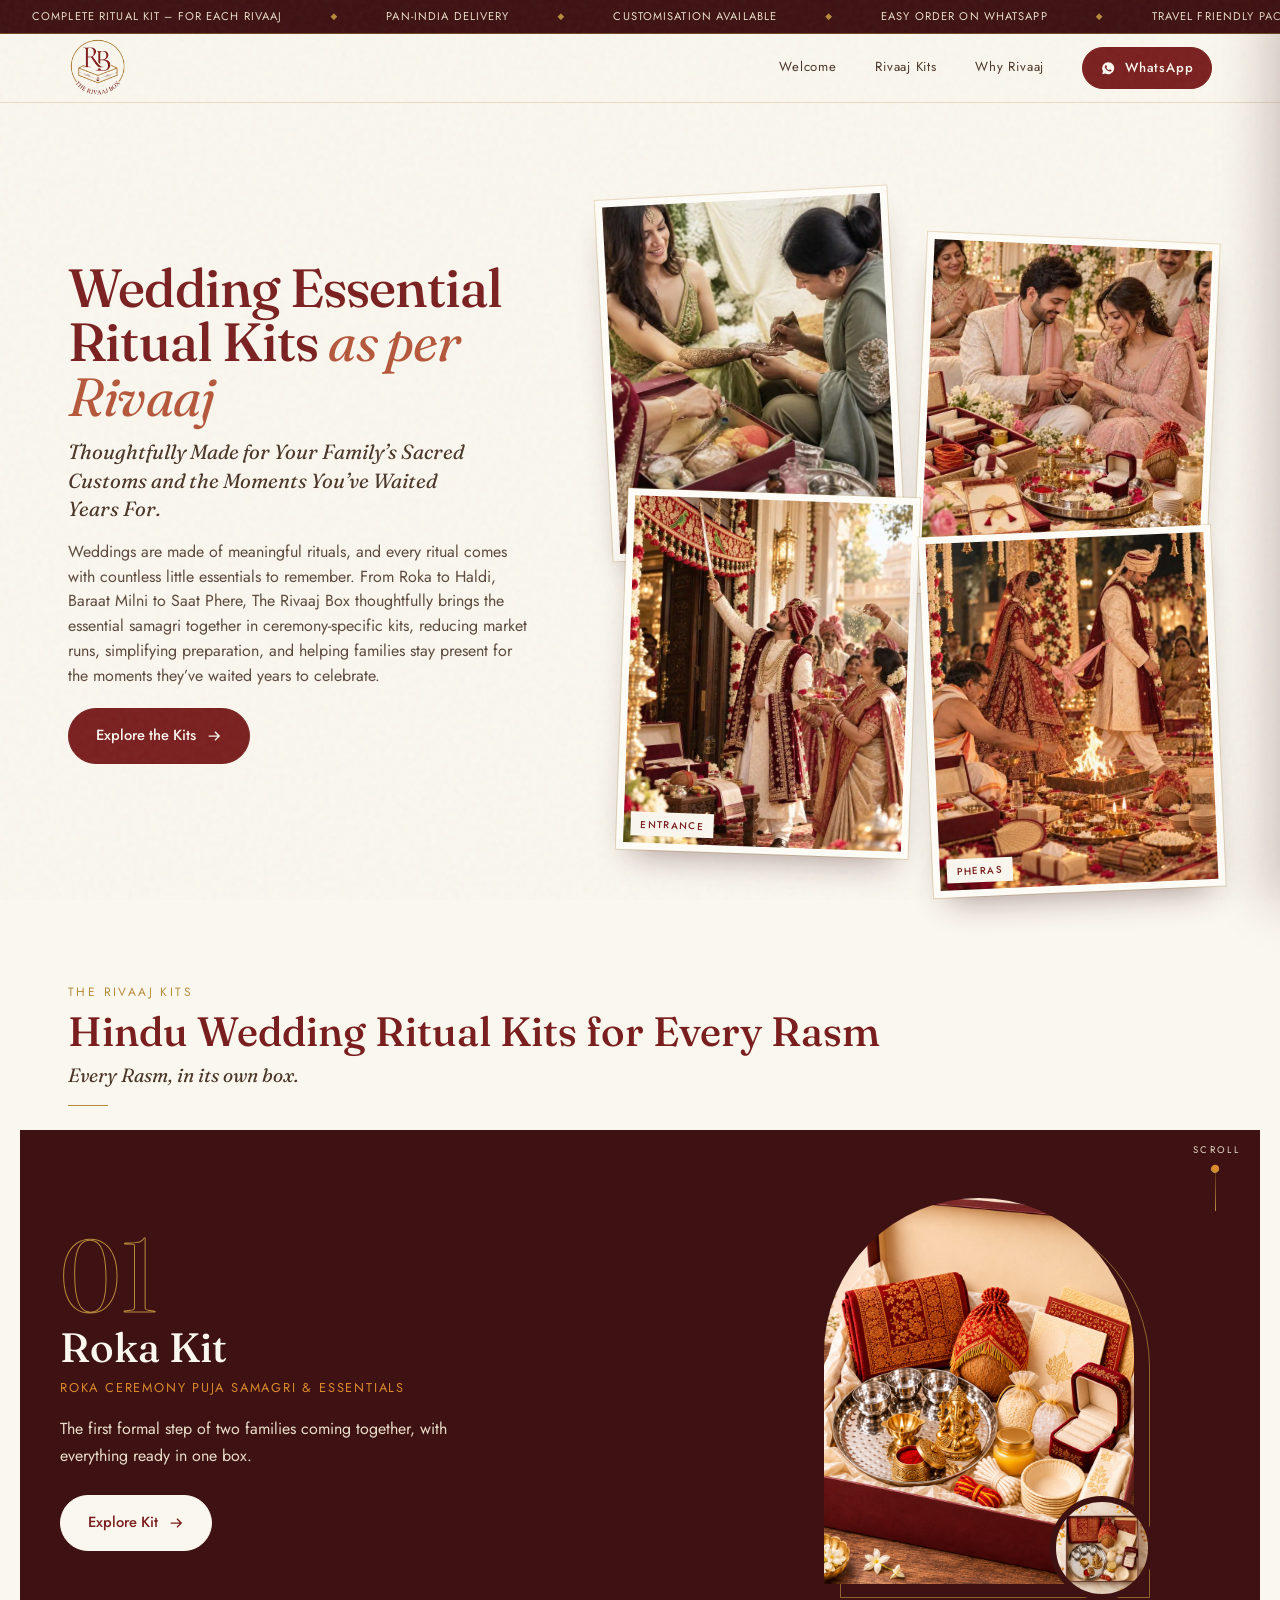
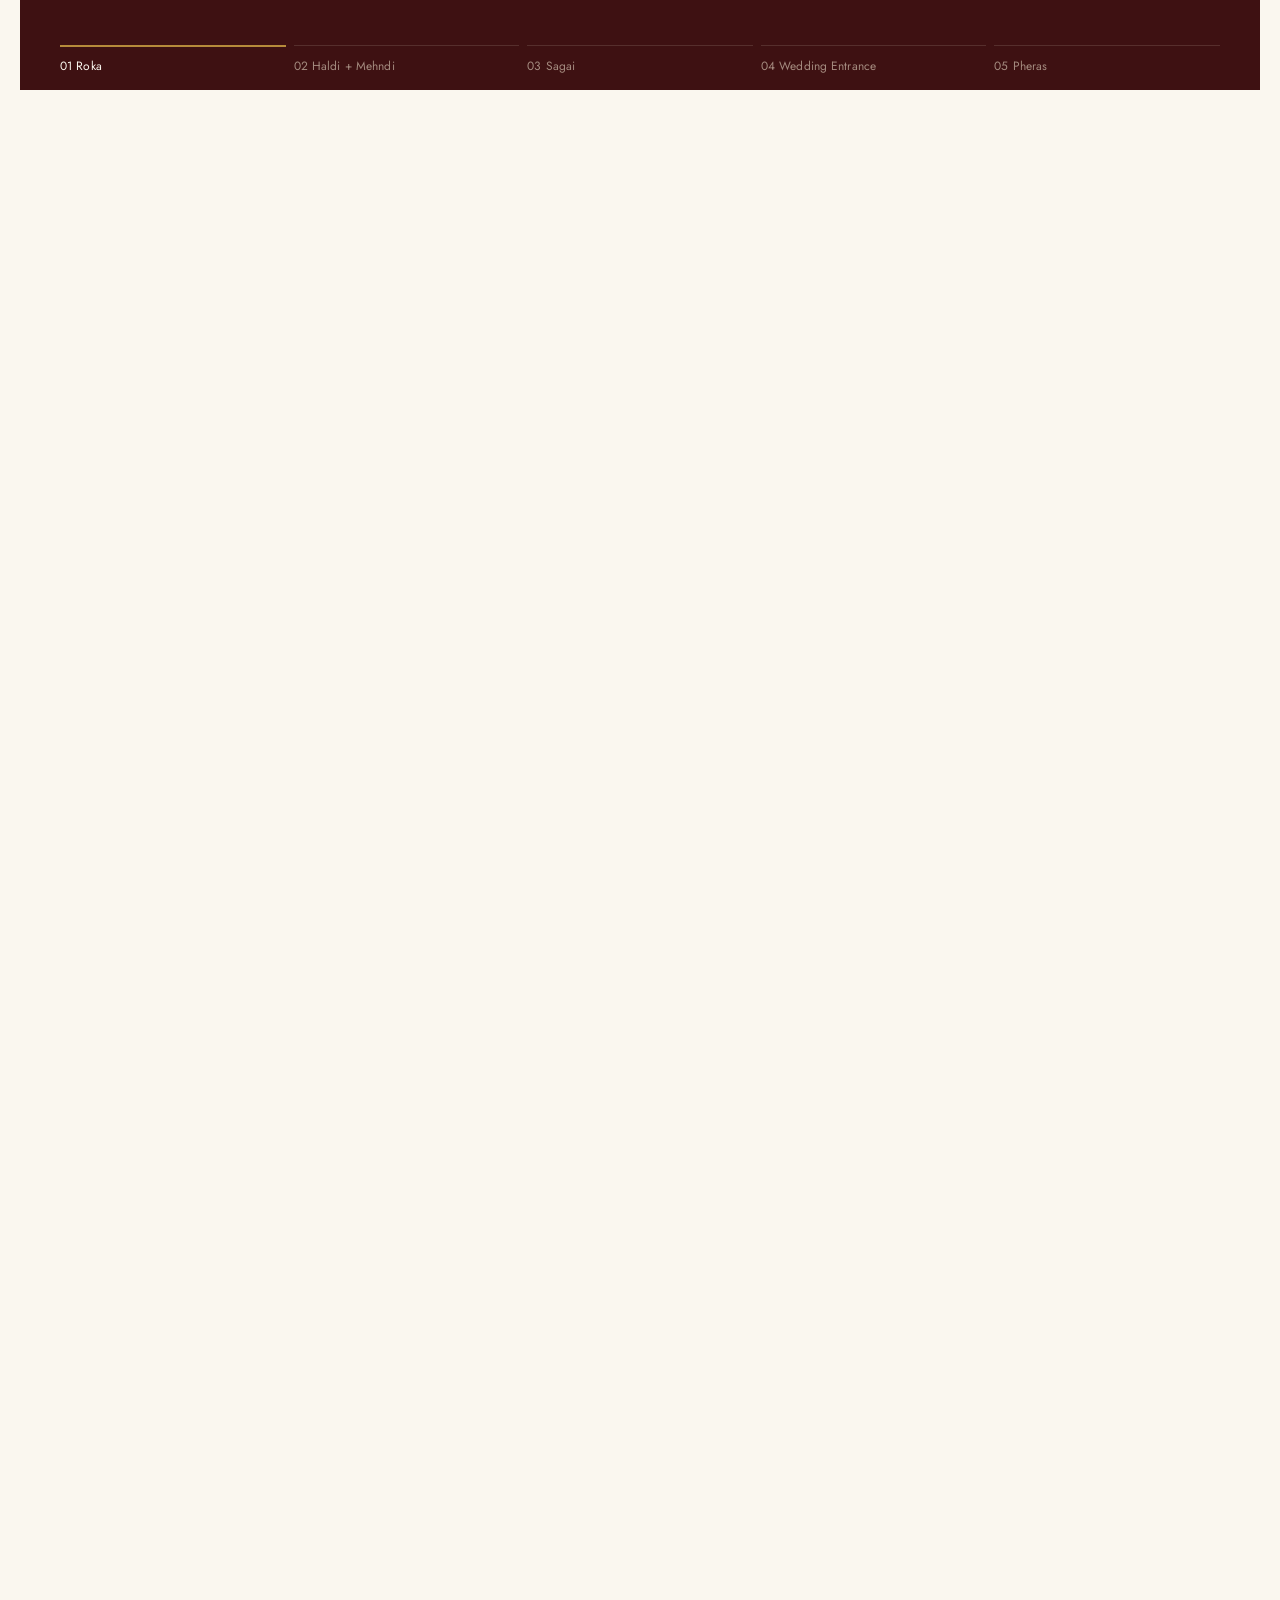
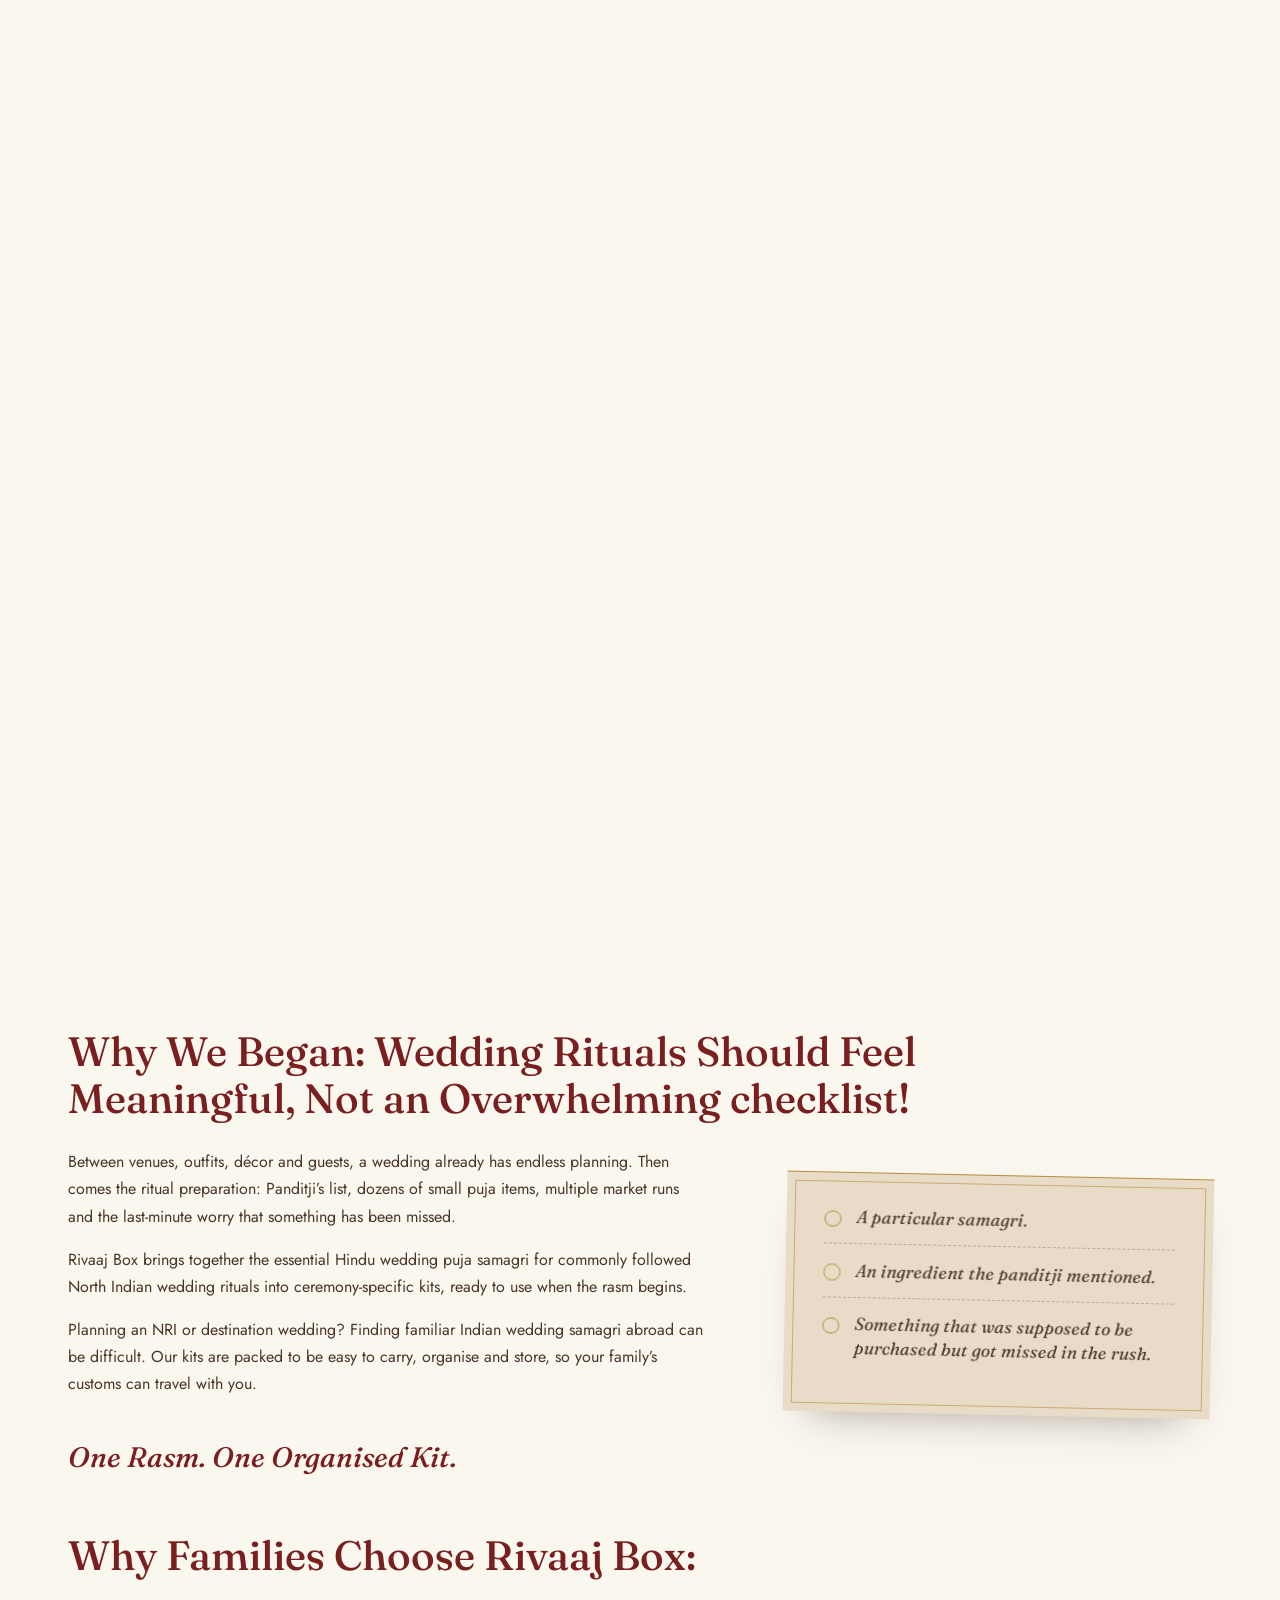
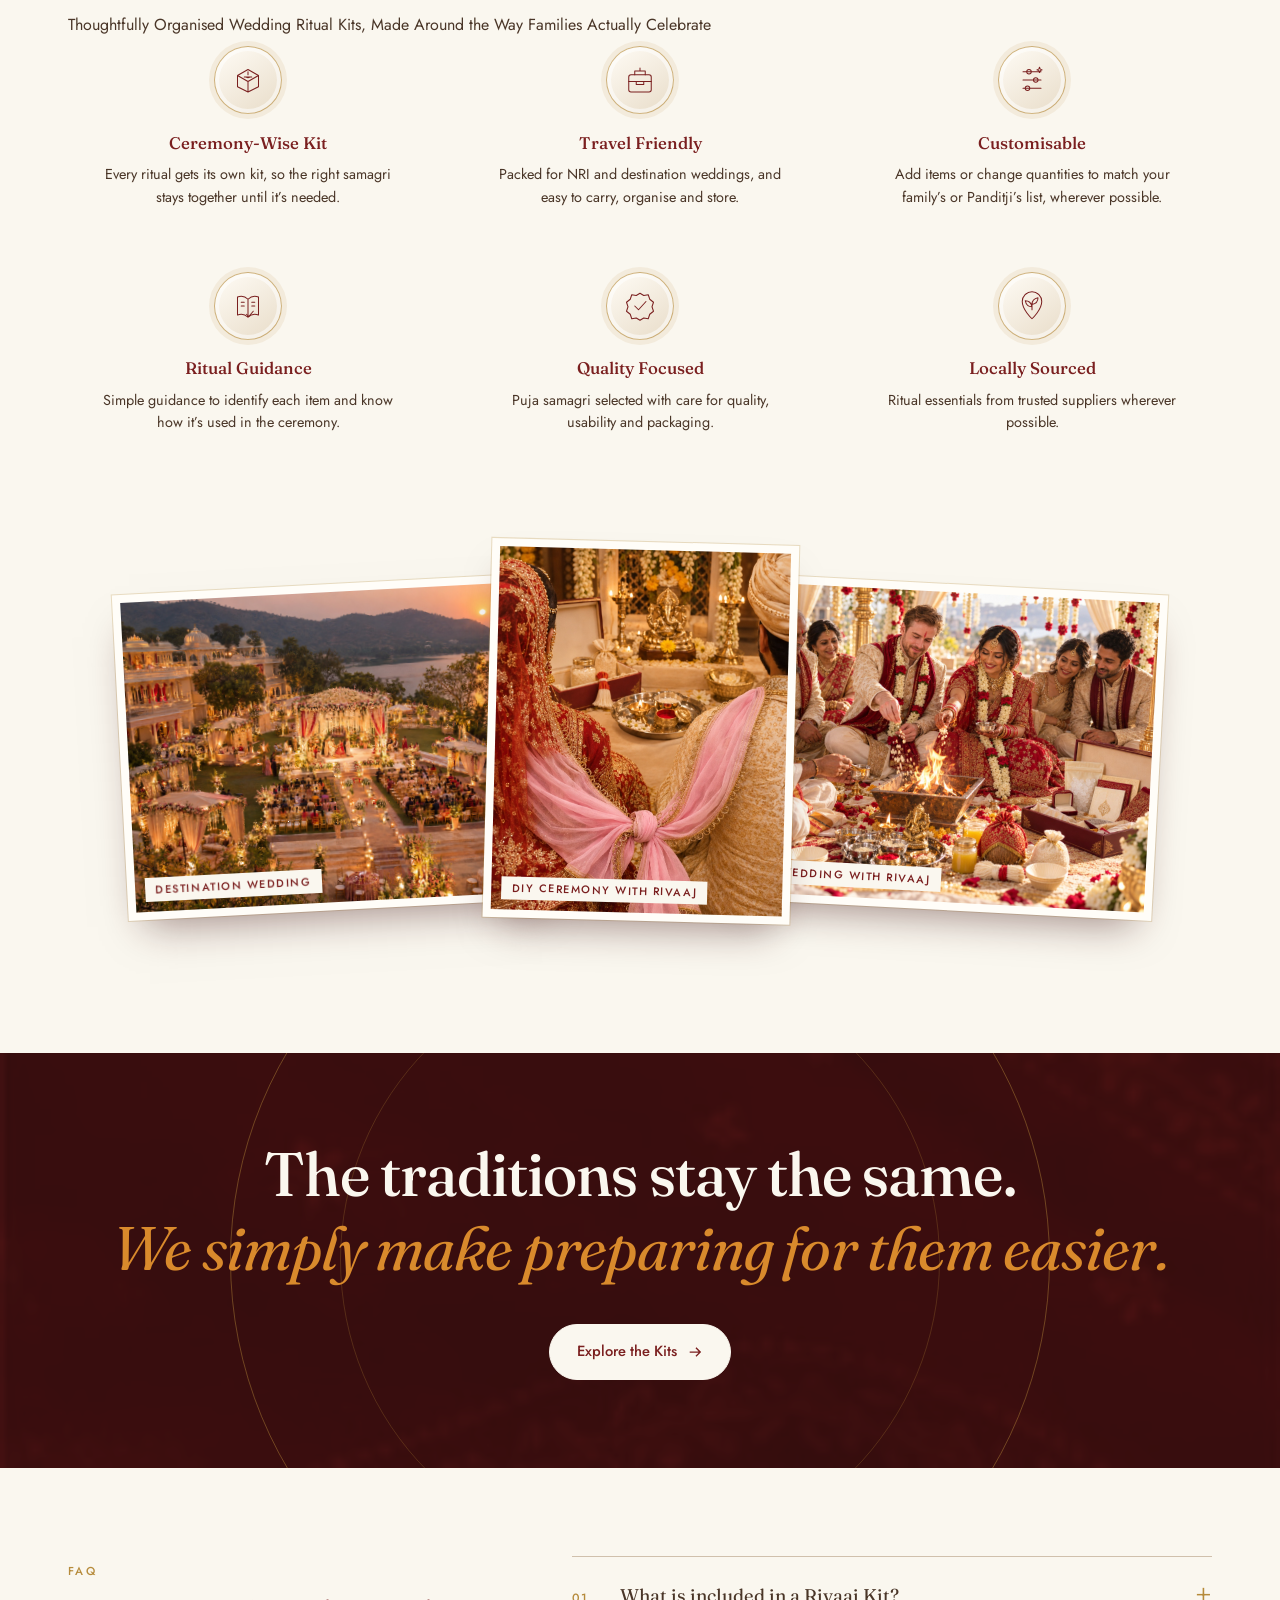
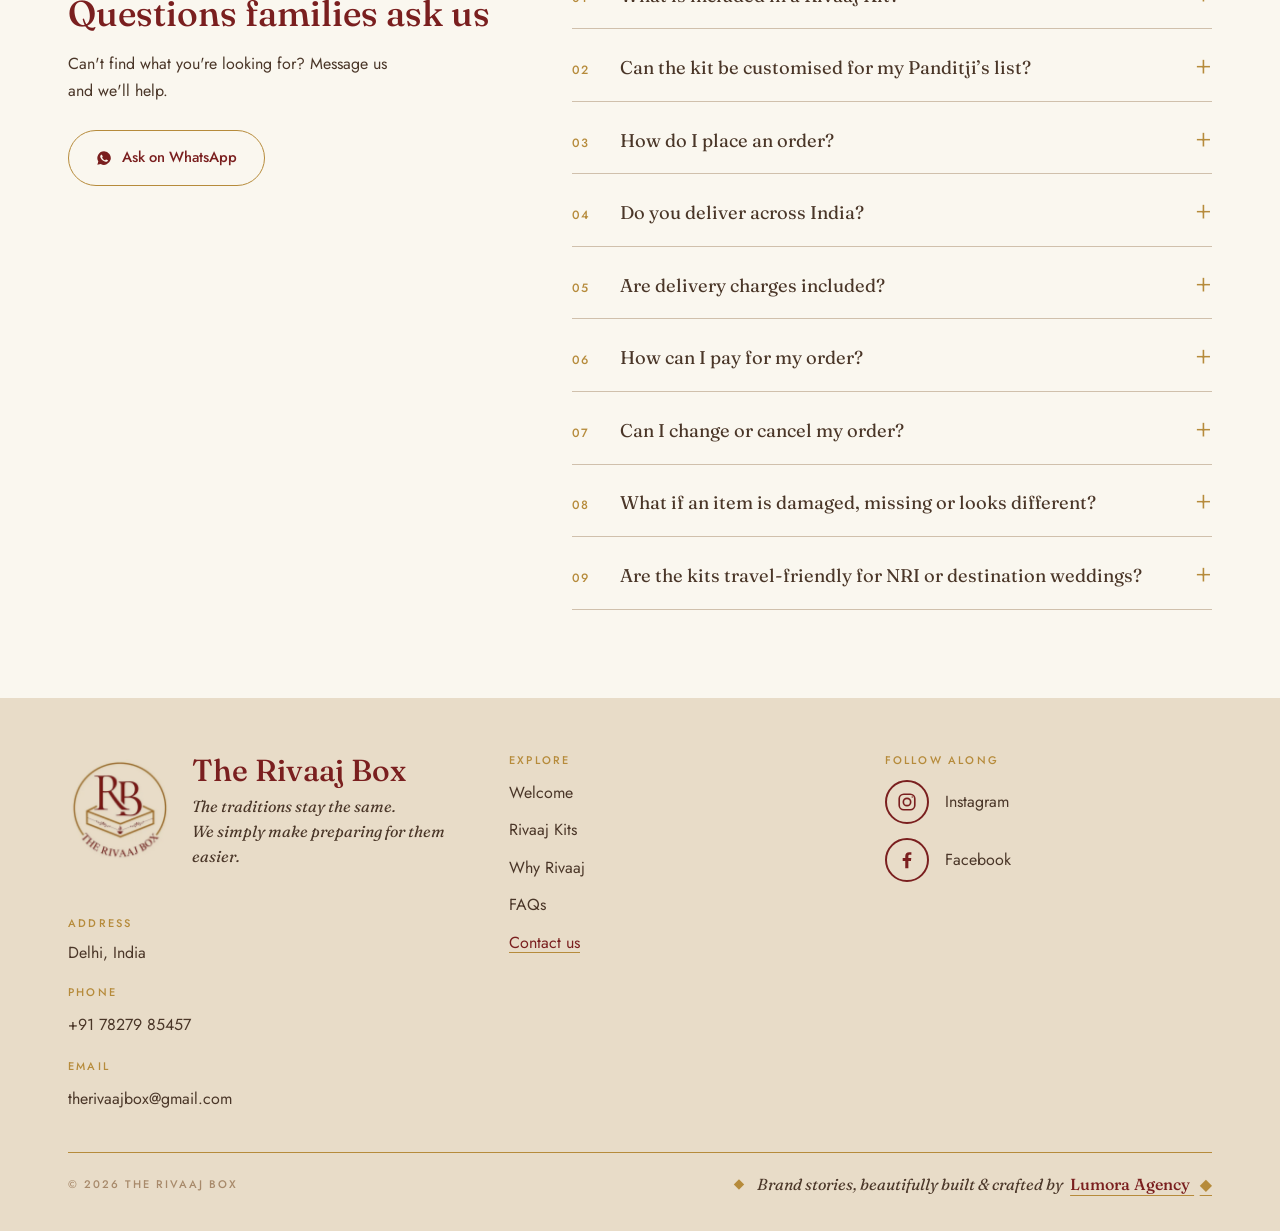
<file: index.html>
<!DOCTYPE html>
<html lang="en"><head><meta charset="UTF-8">
<meta name="viewport" content="width=device-width, initial-scale=1, viewport-fit=cover">
<title>The Rivaaj Box | Hindu Wedding Ritual Kits &amp; Puja Samagri</title>
<meta name="description" content="Prepare for every rasm with thoughtfully organised Hindu wedding ritual kits and puja samagri, from Roka and Haldi to Sagai, Baraat and Saat Phere.">
<link rel="canonical" href="https://therivaajbox.com/">
<meta property="og:type" content="website">
<meta property="og:site_name" content="The Rivaaj Box">
<meta property="og:locale" content="en_IN">
<meta property="og:url" content="https://therivaajbox.com/">
<meta property="og:title" content="The Rivaaj Box | Hindu Wedding Ritual Kits &amp; Puja Samagri">
<meta property="og:description" content="Prepare for every rasm with thoughtfully organised Hindu wedding ritual kits and puja samagri, from Roka and Haldi to Sagai, Baraat and Saat Phere.">
<meta name="twitter:card" content="summary">
<meta name="twitter:title" content="The Rivaaj Box | Hindu Wedding Ritual Kits &amp; Puja Samagri">
<meta name="twitter:description" content="Prepare for every rasm with thoughtfully organised Hindu wedding ritual kits and puja samagri, from Roka and Haldi to Sagai, Baraat and Saat Phere.">
<link rel="icon" type="image/png" href="images/favicon.png">
<link rel="icon" href="images/favicon.ico" sizes="any">
<link rel="preconnect" href="https://fonts.googleapis.com"><link rel="preconnect" href="https://fonts.gstatic.com" crossorigin>
<link href="https://fonts.googleapis.com/css2?family=Fraunces:ital,opsz,wght@0,9..144,400;0,9..144,500;1,9..144,400&amp;family=Jost:wght@400;500&amp;display=swap" rel="stylesheet">
<link rel="stylesheet" href="styles.css?v=8">
<script type="application/ld+json">{"@context":"https://schema.org","@graph":[{"@type":"Organization","@id":"https://therivaajbox.com/#organization","name":"The Rivaaj Box","url":"https://therivaajbox.com/","telephone":"+917827985457","address":{"@type":"PostalAddress","addressLocality":"Delhi","addressCountry":"IN"},"sameAs":["https://www.instagram.com/therivaajbox/","https://www.facebook.com/profile.php?id=61596025145967"]},{"@type":"WebSite","@id":"https://therivaajbox.com/#website","url":"https://therivaajbox.com/","name":"The Rivaaj Box","publisher":{"@id":"https://therivaajbox.com/#organization"},"inLanguage":"en-IN"}]}</script> 
<!--Google tag (gtag.js)--!>
  <script async src="https://www.googletagmanager.com/gtag/js?id=G-XEDXFBG9W5"></script>
<script>
  window.dataLayer = window.dataLayer || [];
  function gtag(){dataLayer.push(arguments);}
  gtag('js', new Date());

  gtag('config', 'G-XEDXFBG9W5');
</script>
</head>
<body>
<div id="intro" role="presentation"><video muted playsinline preload="none" aria-hidden="true" data-src="media/intro.mp4"></video><button id="skip" type="button">Skip</button></div>
<svg width="0" height="0" style="position:absolute"><symbol id="wa" viewBox="0 0 24 24"><path d="M12 2a10 10 0 0 0-8.6 15.1L2 22l5-1.3A10 10 0 1 0 12 2Zm5.2 14.2c-.2.6-1.3 1.2-1.8 1.2-.5.1-1 .2-3.3-.7-2.8-1.2-4.6-4-4.7-4.2-.1-.2-1.1-1.5-1.1-2.8s.7-2 1-2.3c.2-.3.5-.3.7-.3h.5c.2 0 .4 0 .6.5l.8 2c.1.2.1.3 0 .5l-.3.5-.4.4c-.1.2-.3.3-.1.6.2.3.8 1.3 1.7 2.1 1.2 1 2.1 1.3 2.4 1.5.3.1.4.1.6-.1l.8-1c.2-.2.3-.2.5-.1l1.9.9c.3.1.4.2.5.3.1.2.1.8-.1 1.4Z"/></symbol><symbol id="ar" viewBox="0 0 24 24"><path d="M4 11h13.2l-4.6-4.6L14 5l7 7-7 7-1.4-1.4 4.6-4.6H4z"/></symbol><symbol id="cl" viewBox="0 0 24 24"><path d="M5.6 4.2 12 10.6l6.4-6.4 1.4 1.4-6.4 6.4 6.4 6.4-1.4 1.4-6.4-6.4-6.4 6.4-1.4-1.4 6.4-6.4-6.4-6.4z"/></symbol></svg>

<div class="announce" aria-label="Announcements">
<span class="sr-only">Complete ritual kit for each Rivaaj. Pan-India delivery. Customisation available. Easy order on WhatsApp. Travel friendly packing.</span>
<div class="announce-track" aria-hidden="true"><div class="announce-group"><span class="announce-item">Complete Ritual Kit – For Each Rivaaj</span><span class="announce-item">Pan-India Delivery</span><span class="announce-item">Customisation Available</span><span class="announce-item">Easy Order on WhatsApp</span><span class="announce-item">Travel Friendly Packing</span></div><div class="announce-group"><span class="announce-item">Complete Ritual Kit – For Each Rivaaj</span><span class="announce-item">Pan-India Delivery</span><span class="announce-item">Customisation Available</span><span class="announce-item">Easy Order on WhatsApp</span><span class="announce-item">Travel Friendly Packing</span></div></div>
</div>
<nav><div class="wrap"><a href="index.html" aria-label="The Rivaaj Box home"><div class="logo" role="img" aria-label="The Rivaaj Box logo"></div></a>
<div class="nl"><a class="t" href="index.html">Welcome</a><a class="t" href="kits.html">Rivaaj Kits</a><a class="t" href="index.html#story">Why Rivaaj</a>
<a class="btn b1 wl" href="#" target="_blank" rel="noopener"><svg class="i"><use href="#wa"/></svg><span>WhatsApp</span></a></div></div></nav>

<main>
<div id="home">
<section class="hero"><div class="wrap hg">
<div><h1>Wedding Essential Ritual Kits <em>as per Rivaaj</em></h1><p class="tag">Thoughtfully Made for Your Family’s Sacred Customs and the Moments You’ve Waited Years For.</p>
<p class="sub">Weddings are made of meaningful rituals, and every ritual comes with countless little essentials to remember. From Roka to Haldi, Baraat Milni to Saat Phere, The Rivaaj Box thoughtfully brings the essential samagri together in ceremony-specific kits, reducing market runs, simplifying preparation, and helping families stay present for the moments they’ve waited years to celebrate.</p>
<div class="cta"><a class="btn b1" href="kits.html">Explore the Kits <svg class="i ar"><use href="#ar"/></svg></a></div></div>
<div class="hv">
<figure class="pr p1"><div class="ph p-c1" role="img" aria-label="Mehndi being applied while a family arranges a Haldi Mehndi box"></div><span>Haldi + Mehndi</span></figure>
<figure class="pr p2"><div class="ph p-c2" role="img" aria-label="A couple exchanging rings at the sagai"></div><span>Sagai</span></figure>
<figure class="pr p3"><div class="ph p-c3" role="img" aria-label="The groom's welcome at the wedding entrance"></div><span>Entrance</span></figure>
<figure class="pr p4"><div class="ph p-c4" role="img" aria-label="The couple at the sacred fire during the pheras"></div><span>Pheras</span></figure>
<small>One kit for every rasm</small></div>
</div></section>

<section class="journey-heading"><div class="wrap"><span class="journey-label">The Rivaaj Kits</span><h2>Hindu Wedding Ritual Kits for Every Rasm</h2><p>Every Rasm, in its own box.</p><i aria-hidden="true"></i></div></section>
<section class="jr" id="jr"><div class="stage"><div class="jh"><div class="sc" id="sc" aria-hidden="true"><span>SCROLL</span><i></i></div></div>
<div class="chs" id="chs"></div><div class="rail" id="rail"></div></div></section>

<section class="why-rivaaj" id="story">
<div class="sec why-intro"><div class="wrap">
<h2>Why We Began: Wedding Rituals Should Feel Meaningful, Not an Overwhelming checklist!</h2>
<div class="why-intro-layout">
<div class="why-copy">
<p>Between venues, outfits, décor and guests, a wedding already has endless planning. Then comes the ritual preparation: Panditji’s list, dozens of small puja items, multiple market runs and the last-minute worry that something has been missed.</p>
<p>Rivaaj Box brings together the essential Hindu wedding puja samagri for commonly followed North Indian wedding rituals into ceremony-specific kits, ready to use when the rasm begins.</p>
<p>Planning an NRI or destination wedding? Finding familiar Indian wedding samagri abroad can be difficult. Our kits are packed to be easy to carry, organise and store, so your family’s customs can travel with you.</p>
</div>
<div class="paper" id="paper"><ul><li>A particular samagri.</li><li>An ingredient the panditji mentioned.</li><li>Something that was supposed to be purchased but got missed in the rush.</li></ul></div>
</div>
<p class="why-promise">One Rasm. One Organised Kit.</p>
</div></div>
<div class="sec why-benefits"><div class="wrap">
<h2>Why Families Choose Rivaaj Box:</h2>
<p>Thoughtfully Organised Wedding Ritual Kits, Made Around the Way Families Actually Celebrate</p>
<div class="why-features">
<article class="why-point"><span class="why-icon" aria-hidden="true"><svg viewBox="0 0 48 48"><path d="m10 18 14-8 14 8-14 8zM10 18v15l14 7 14-7V18M24 26v14"/><path d="M19 20h10m-5-7v4m-3 3 3 1 3-1"/></svg></span><h3>Ceremony-Wise Kit</h3><p>Every ritual gets its own kit, so the right samagri stays together until it’s needed.</p></article>
<article class="why-point"><span class="why-icon" aria-hidden="true"><svg viewBox="0 0 48 48"><rect x="9" y="17" width="30" height="23" rx="3"/><path d="M17 17v-5h14v5M9 26h30m-20 0v4h10v-4m-5-14V8"/></svg></span><h3>Travel Friendly</h3><p>Packed for NRI and destination weddings, and easy to carry, organise and store.</p></article>
<article class="why-point"><span class="why-icon" aria-hidden="true"><svg viewBox="0 0 48 48"><path d="M12 13h24M12 24h24M12 35h24"/><circle cx="20" cy="13" r="3"/><circle cx="29" cy="24" r="3"/><circle cx="18" cy="35" r="3"/><path d="m34 7 1 2.5 2.5 1-2.5 1-1 2.5-1-2.5-2.5-1 2.5-1z"/></svg></span><h3>Customisable</h3><p>Add items or change quantities to match your family’s or Panditji’s list, wherever possible.</p></article>
<article class="why-point"><span class="why-icon" aria-hidden="true"><svg viewBox="0 0 48 48"><path d="M10 12c5-2 10-1 14 3v24c-4-4-9-5-14-3zm28 0c-5-2-10-1-14 3v24c4-4 9-5 14-3z"/><path d="M15 19h4m-4 5h4m10-5h4m-4 5h4m-11 11 3 3 6-7"/></svg></span><h3>Ritual Guidance</h3><p>Simple guidance to identify each item and know how it’s used in the ceremony.</p></article>
<article class="why-point"><span class="why-icon" aria-hidden="true"><svg viewBox="0 0 48 48"><path d="M24 7 29 10l6-1 2 6 5 4-2 6 2 6-5 4-2 6-6-1-5 3-5-3-6 1-2-6-5-4 2-6-2-6 5-4 2-6 6 1z"/><path d="m17 24 5 5 10-11"/></svg></span><h3>Quality Focused</h3><p>Puja samagri selected with care for quality, usability and packaging.</p></article>
<article class="why-point"><span class="why-icon" aria-hidden="true"><svg viewBox="0 0 48 48"><path d="M24 41s13-12 13-23a13 13 0 1 0-26 0c0 11 13 23 13 23z"/><path d="M24 29v-9m0 5c-5 0-8-3-9-8 5 0 8 3 9 8zm0-3c0-5 3-8 8-9 0 5-3 8-8 9z"/></svg></span><h3>Locally Sourced</h3><p>Ritual essentials from trusted suppliers wherever possible.</p></article>
</div>
</div></div>
</section>
<section class="sec" style="padding-top:0"><div class="wrap cg">
<figure class="cl c1"><img src="images/blessing.jpg" alt="A lakeside wedding venue at sunset with the mandap and guests" loading="lazy"><figcaption>Destination Wedding</figcaption></figure>
<figure class="cl c2"><img src="images/preparation.jpg" alt="A couple seated before Ganesh ji with a puja thali" loading="lazy"><figcaption>DIY Ceremony with Rivaaj</figcaption></figure>
<figure class="cl c3"><img src="images/joy.jpg" alt="A bride and groom offering samagri into the havan with family" loading="lazy"><figcaption>NRI Wedding with Rivaaj</figcaption></figure>
</div></section>
<section class="sec moment"><div class="ring"></div><div class="ring two"></div><div class="wrap"><h2>The traditions stay the same.<em>We simply make preparing for them easier.</em></h2><a class="btn b3" href="kits.html">Explore the Kits <svg class="i ar"><use href="#ar"/></svg></a></div></section>
<section class="sec" id="faq"><div class="wrap fq"><div class="fl"><span class="lab">FAQ</span><h2>Questions families ask us</h2><div class="fd"><p>Can't find what you're looking for? Message us and we'll help.</p><a class="btn b2 wl" href="#" target="_blank" rel="noopener"><svg class="i"><use href="#wa"/></svg>Ask on WhatsApp</a></div></div><div>
<div class="fqs">
<details><summary>What is included in a Rivaaj Kit?</summary><p>Each Rivaaj Wedding Ritual Kit brings together the essential puja samagri and ritual items required for a specific ceremony, thoughtfully organised in one box.</p><p>The exact contents of every kit are clearly listed on the respective product page, along with anything that may need to be arranged separately.</p></details>
<details><summary>Can the kit be customised for my Panditji’s list?</summary><p>Yes. Our kits are developed with Pandit recommendations and around commonly followed North Indian Hindu wedding rituals and puja samagri requirements.</p><p>You can simply share the additional items or changes you need, and we'll customise the kit wherever possible. We can also increase quantities of selected samagri items or help source any extra family- or Panditji-specific requirements, subject to availability.</p></details>
<details><summary>How do I place an order?</summary><p>Simply click “Order on WhatsApp” and share the kit(s) you need, your wedding or function date, delivery PIN code and any special requirements.</p><p>We’ll confirm the kit details, availability, customisation requirements, delivery timeline and complete order details with you before the order is finalised.</p></details>
<details><summary>Do you deliver across India?</summary><p>Yes, Rivaaj Box offers pan-India delivery, subject to courier serviceability at your PIN code.</p><p>Share your delivery location while placing the order and we'll confirm the expected dispatch and delivery timeline with you.</p></details>
<details><summary>Are delivery charges included?</summary><p>Yes. Pan-India delivery is included in the price of your Rivaaj Kit, so there are no additional shipping charges at checkout.</p><p>Once your order is dispatched, the tracking details will be shared with you on WhatsApp.</p></details>
<details><summary>How can I pay for my order?</summary><p>Once your kit selection, customisation and delivery details are confirmed, our team will share the payment details and final payable amount with you on WhatsApp before processing your order.</p><p>This ensures that product, customisation and shipping charges are clearly communicated beforehand.</p></details>
<details><summary>Can I change or cancel my order?</summary><p>If you need to make a change or cancel an order, please contact us on WhatsApp as early as possible.</p><p>Whether a change or cancellation can be accommodated will depend on the stage of sourcing, customisation and packing of your order. Our team will confirm what is possible before proceeding.</p></details>
<details><summary>What if an item is damaged, missing or looks different?</summary><p>Some ritual essentials may be sourced in different batches, so the brand, colour, shape or packaging may occasionally differ from the product photographs, while we aim to maintain the intended quality and purpose of the item.</p><p>If any item arrives damaged, missing or incorrect, please contact us on WhatsApp with your order details and clear photographic or video proof of the issue.

Once verified, we will offer a 100% refund or replacement for the affected item, depending on the nature of the issue and product availability.</p> <p>Refunds or replacements are applicable only in cases of verified damage, missing items, or incorrect products. They will not apply to change of mind or preference. We also recommend checking your kit soon after delivery and reviewing any family- or Panditji-specific requirements before the ceremony.</p></details>
<details><summary>Are the kits travel-friendly for NRI or destination weddings?</summary><p>Yes. Rivaaj Kits are designed to make carrying Hindu wedding puja samagri easier for NRI and destination weddings.</p><p>The essentials are thoughtfully organised and individually packed to help minimise mixing, leakage and contamination while keeping the kits practical to carry in your luggage. This makes it easier to celebrate your family's customs and stay connected to your roots even when the wedding is away from home.</p><p>For international travel, we recommend checking your airline and destination-country regulations beforehand, particularly for powders, liquids, food items, seeds or other restricted materials.</p></details>
</div><div class="fd fm"><p>Can't find what you're looking for? Message us and we'll help.</p><a class="btn b2 wl" href="#" target="_blank" rel="noopener"><svg class="i"><use href="#wa"/></svg>Ask on WhatsApp</a></div>
</div>
</main>

<footer class="site-footer"><div class="wrap">
<div class="footer-grid">
<div class="footer-left">
<div class="footer-brand"><div class="logo" role="img" aria-label="The Rivaaj Box logo"></div><div><h2>The Rivaaj Box</h2><p class="footer-tagline">The traditions stay the same.<br>We simply make preparing for them easier.</p></div></div>
<div class="footer-contact">
<div><span class="footer-label">Address</span><p>Delhi, India</p></div>
<div><span class="footer-label">Phone</span><a href="https://wa.me/917827985457">+91 78279 85457</a></div>
<div><span class="footer-label">Email</span><a href="mailto:therivaajbox@gmail.com">therivaajbox@gmail.com</a></div>
</div>
</div>
<div class="footer-explore"><span class="footer-label">Explore</span><ul>
<li><a href="#">Welcome</a></li><li><a href="#kits">Rivaaj Kits</a></li><li><a href="#story">Why Rivaaj</a></li><li><a href="#faq">FAQs</a></li>
<li><a class="footer-contact-link" href="https://wa.me/917827985457" target="_blank" rel="noopener">Contact us</a></li>
</ul></div>
<div class="footer-social"><span class="footer-label">Follow Along</span>
<a href="https://www.instagram.com/therivaajbox/" target="_blank" rel="noopener" aria-label="Instagram"><span class="social-icon"><svg viewBox="0 0 24 24" aria-hidden="true"><rect x="3.5" y="3.5" width="17" height="17" rx="5"/><circle cx="12" cy="12" r="4"/><circle cx="17.7" cy="6.6" r=".8" class="social-dot"/></svg></span><span>Instagram</span></a>
<a href="https://www.facebook.com/profile.php?id=61596025145967" target="_blank" rel="noopener" aria-label="Facebook"><span class="social-icon"><svg viewBox="0 0 24 24" aria-hidden="true"><path d="M13.5 21v-8h2.8l.4-3.1h-3.2v-2c0-.9.3-1.5 1.6-1.5h1.7V3.6c-.3 0-1.3-.1-2.5-.1-2.5 0-4.2 1.5-4.2 4.3v2.1H7.3V13h2.8v8z"/></svg></span><span>Facebook</span></a>
</div>
</div>
<div class="footer-bottom"><span class="footer-copyright">© 2026 THE RIVAAJ BOX</span><p class="footer-credit"><span class="footer-diamond" aria-hidden="true">◆</span><span>Brand stories, beautifully built &amp; crafted by</span><a href="https://agencylumora.com" target="_blank" rel="noopener">Lumora Agency <span aria-hidden="true">◆</span></a></p></div>
</div></footer>

<div class="ov" id="ov"></div>
<aside class="dr" id="dr" role="dialog" aria-modal="true" aria-label="Kit details"><button class="x" id="cx" aria-label="Close"><svg class="i"><use href="#cl"/></svg></button><div class="db" id="db"></div>
<div class="df"><a class="btn" id="ord" href="#" target="_blank" rel="noopener"><svg class="i"><use href="#wa"/></svg>Price on Request</a></div></aside>

<script src="app.js?v=9" defer></script></body></html>
</file>
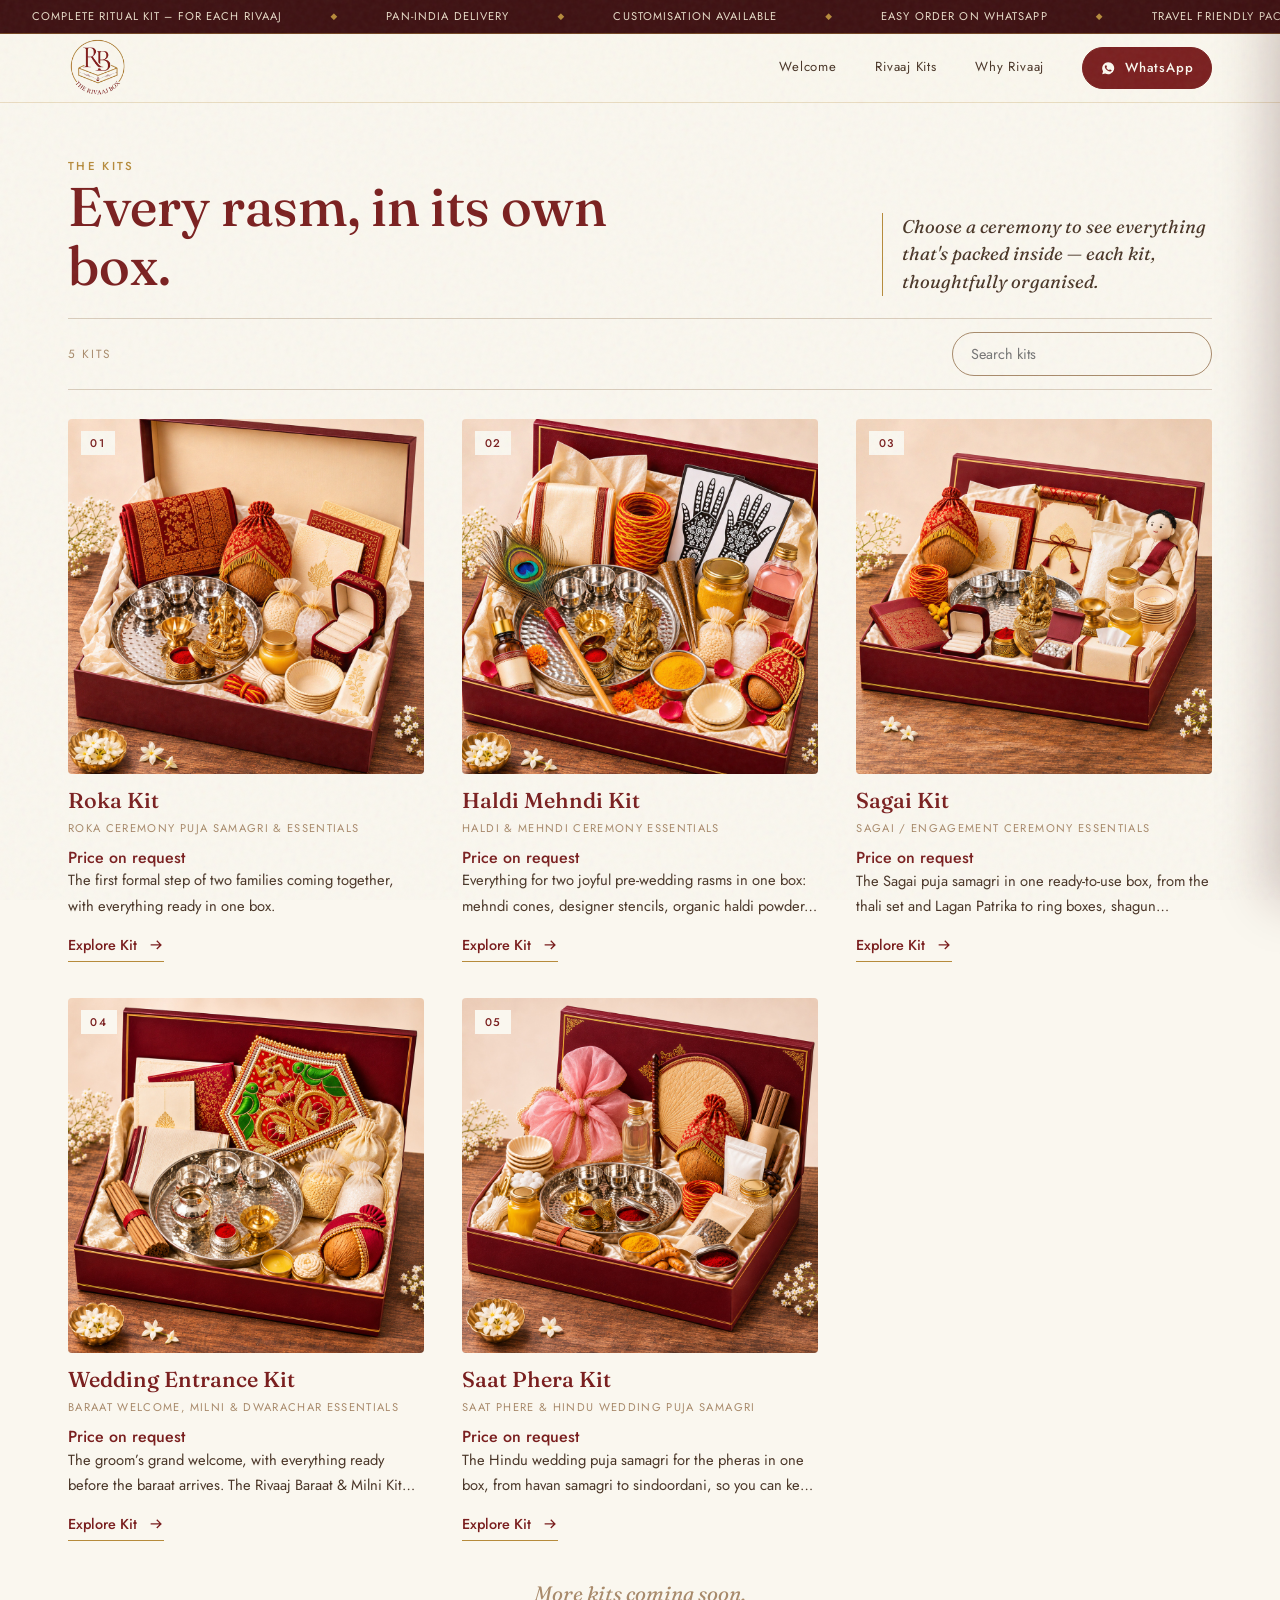
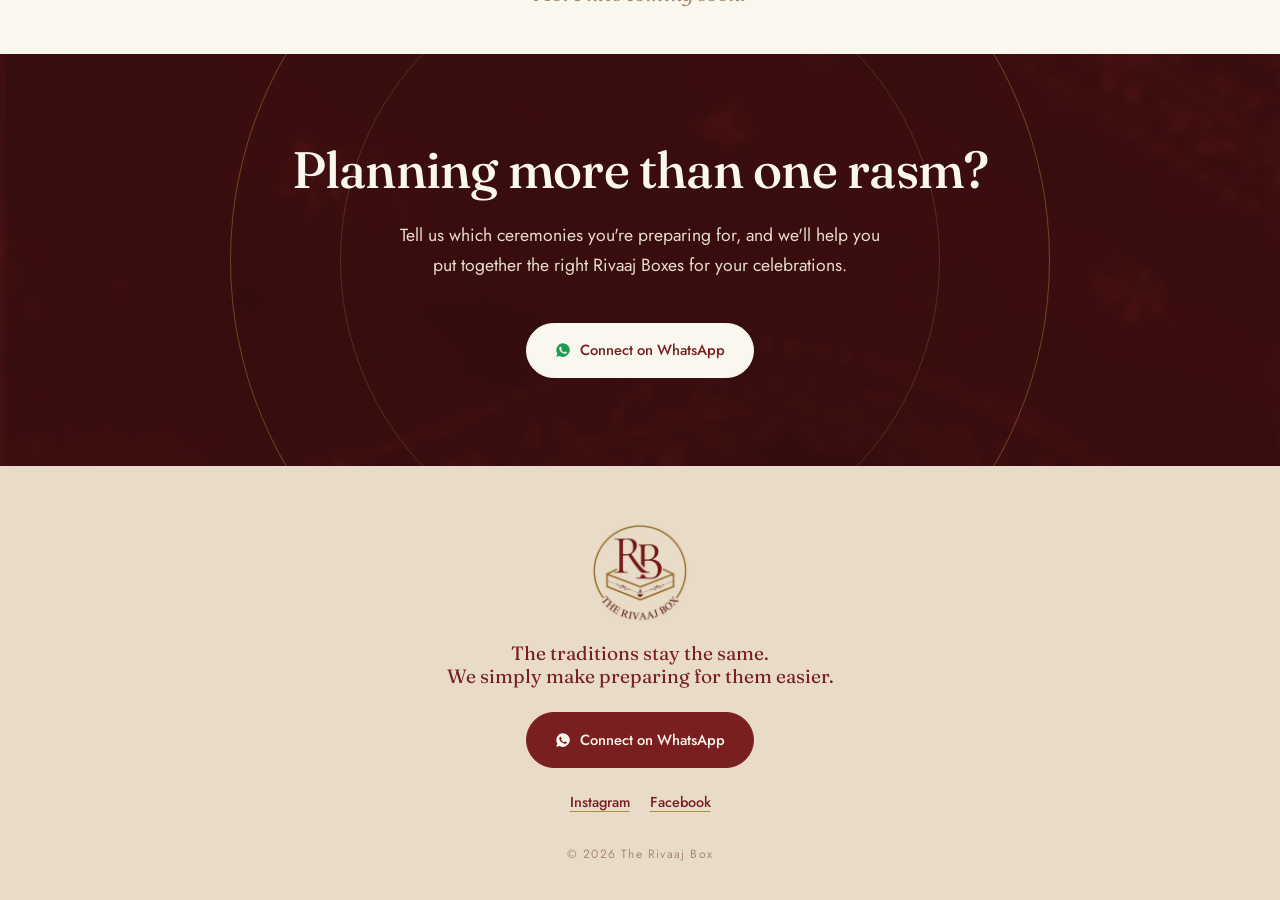
<file: kits.html>
<!DOCTYPE html>
<html lang="en"><head><meta charset="UTF-8">
<meta name="viewport" content="width=device-width, initial-scale=1, viewport-fit=cover">
<title>Wedding Ritual Kits &amp; Puja Samagri | The Rivaaj Box</title>
<meta name="description" content="Explore ceremony-specific Hindu wedding kits for Roka, Haldi-Mehndi, Sagai, Wedding Entrance and Saat Phere. Thoughtfully organised for each rasm.">
<link rel="canonical" href="https://therivaajbox.com/kits.html">
<meta property="og:type" content="website">
<meta property="og:site_name" content="The Rivaaj Box">
<meta property="og:locale" content="en_IN">
<meta property="og:url" content="https://therivaajbox.com/kits.html">
<meta property="og:title" content="Wedding Ritual Kits &amp; Puja Samagri | The Rivaaj Box">
<meta property="og:description" content="Explore ceremony-specific Hindu wedding kits for Roka, Haldi-Mehndi, Sagai, Wedding Entrance and Saat Phere. Thoughtfully organised for each rasm.">
<meta name="twitter:card" content="summary">
<meta name="twitter:title" content="Wedding Ritual Kits &amp; Puja Samagri | The Rivaaj Box">
<meta name="twitter:description" content="Explore ceremony-specific Hindu wedding kits for Roka, Haldi-Mehndi, Sagai, Wedding Entrance and Saat Phere. Thoughtfully organised for each rasm.">
<link rel="icon" type="image/png" href="images/favicon.png">
<link rel="icon" href="images/favicon.ico" sizes="any">
<link rel="preconnect" href="https://fonts.googleapis.com"><link rel="preconnect" href="https://fonts.gstatic.com" crossorigin>
<link href="https://fonts.googleapis.com/css2?family=Fraunces:ital,opsz,wght@0,9..144,400;0,9..144,500;1,9..144,400&amp;family=Jost:wght@400;500&amp;display=swap" rel="stylesheet">
<link rel="stylesheet" href="styles.css?v=8"></head>
<body>
<div id="intro" role="presentation"><video muted playsinline preload="none" aria-hidden="true" data-src="media/intro.mp4"></video><button id="skip" type="button">Skip</button></div>
<svg width="0" height="0" style="position:absolute"><symbol id="wa" viewBox="0 0 24 24"><path d="M12 2a10 10 0 0 0-8.6 15.1L2 22l5-1.3A10 10 0 1 0 12 2Zm5.2 14.2c-.2.6-1.3 1.2-1.8 1.2-.5.1-1 .2-3.3-.7-2.8-1.2-4.6-4-4.7-4.2-.1-.2-1.1-1.5-1.1-2.8s.7-2 1-2.3c.2-.3.5-.3.7-.3h.5c.2 0 .4 0 .6.5l.8 2c.1.2.1.3 0 .5l-.3.5-.4.4c-.1.2-.3.3-.1.6.2.3.8 1.3 1.7 2.1 1.2 1 2.1 1.3 2.4 1.5.3.1.4.1.6-.1l.8-1c.2-.2.3-.2.5-.1l1.9.9c.3.1.4.2.5.3.1.2.1.8-.1 1.4Z"/></symbol><symbol id="ar" viewBox="0 0 24 24"><path d="M4 11h13.2l-4.6-4.6L14 5l7 7-7 7-1.4-1.4 4.6-4.6H4z"/></symbol><symbol id="cl" viewBox="0 0 24 24"><path d="M5.6 4.2 12 10.6l6.4-6.4 1.4 1.4-6.4 6.4 6.4 6.4-1.4 1.4-6.4-6.4-6.4 6.4-1.4-1.4 6.4-6.4-6.4-6.4z"/></symbol></svg>

<div class="announce" aria-label="Announcements">
<span class="sr-only">Complete ritual kit for each Rivaaj. Pan-India delivery. Customisation available. Easy order on WhatsApp. Travel friendly packing.</span>
<div class="announce-track" aria-hidden="true"><div class="announce-group"><span class="announce-item">Complete Ritual Kit – For Each Rivaaj</span><span class="announce-item">Pan-India Delivery</span><span class="announce-item">Customisation Available</span><span class="announce-item">Easy Order on WhatsApp</span><span class="announce-item">Travel Friendly Packing</span></div><div class="announce-group"><span class="announce-item">Complete Ritual Kit – For Each Rivaaj</span><span class="announce-item">Pan-India Delivery</span><span class="announce-item">Customisation Available</span><span class="announce-item">Easy Order on WhatsApp</span><span class="announce-item">Travel Friendly Packing</span></div></div>
</div>
<nav><div class="wrap"><a href="index.html" aria-label="The Rivaaj Box home"><div class="logo" role="img" aria-label="The Rivaaj Box logo"></div></a>
<div class="nl"><a class="t" href="index.html">Welcome</a><a class="t" href="kits.html">Rivaaj Kits</a><a class="t" href="index.html#story">Why Rivaaj</a>
<a class="btn b1 wl" href="#" target="_blank" rel="noopener"><svg class="i"><use href="#wa"/></svg><span>WhatsApp</span></a></div></div></nav>

<main>
<div id="kits"><div class="wrap"><div class="kh"><div><span class="lab">The Kits</span><h1>Every rasm, in its own box.</h1></div><p class="kp">Choose a ceremony to see everything that's packed inside — each kit, thoughtfully organised.</p></div><div class="tb"><span class="ct" id="ct"></span><input id="q" type="search" placeholder="Search kits" aria-label="Search kits"></div><div class="pg" id="rows"></div>
<p class="soon">More kits coming soon.</p></div>
<section class="sec moment"><div class="ring"></div><div class="ring two"></div><div class="wrap"><h2 style="font-size:clamp(1.7rem,4vw,3.2rem)">Planning more than one rasm?</h2><p style="max-width:46ch;margin:1.4rem auto 0;color:var(--sand);font-size:1.1rem;position:relative">Tell us which ceremonies you're preparing for, and we'll help you put together the right Rivaaj Boxes for your celebrations.</p><a class="btn b3 wl" href="#" target="_blank" rel="noopener"><svg class="i wa"><use href="#wa"/></svg>Connect on WhatsApp</a></div></section></div>
</main>

<footer><div class="wrap"><div class="logo" role="img" aria-label="The Rivaaj Box logo"></div><p class="serif">The traditions stay the same.<br>We simply make preparing for them easier.</p>
<a class="btn b1 wl" href="#" target="_blank" rel="noopener"><svg class="i"><use href="#wa"/></svg>Connect on WhatsApp</a><div class="simple-footer-social"><a href="https://www.instagram.com/therivaajbox/" target="_blank" rel="noopener">Instagram</a><a href="https://www.facebook.com/profile.php?id=61596025145967" target="_blank" rel="noopener">Facebook</a></div><small>© 2026 The Rivaaj Box</small></div></footer>

<div class="ov" id="ov"></div>
<aside class="dr" id="dr" role="dialog" aria-modal="true" aria-label="Kit details"><button class="x" id="cx" aria-label="Close"><svg class="i"><use href="#cl"/></svg></button><div class="db" id="db"></div>
<div class="df"><a class="btn" id="ord" href="#" target="_blank" rel="noopener"><svg class="i"><use href="#wa"/></svg>Price on Request</a></div></aside>

<script src="app.js?v=9" defer></script></body></html>
</file>
<file: styles.css>
:root{--iv:#FAF7EF;--sand:#E8DCC8;--mar:#7A1F1F;--wine:#3E1112;--gold:#B68B3B;--tau:#A88A6B;--br:#4A3628;--ter:#B5573A;--saf:#D98A2C;
--serif:"Fraunces",Georgia,serif;--sans:"Jost",system-ui,sans-serif;color-scheme:light;
--px:clamp(1.25rem,4vw,3rem);--c1:url("images/site/c1.webp");--c2:url("images/site/c2.webp");--c3:url("images/site/c3.webp");--c4:url("images/site/c4.webp");--s1:url("images/site/s1.webp");--s2:url("images/site/s2.webp");--s3:url("images/site/s3.webp");--s4:url("images/site/s4.webp");--p1:url("images/site/p1.webp");--p2:url("images/site/p2.webp");--r1:url("images/site/r1.webp");--r2:url("images/site/r2.webp");--r3:url("images/site/r3.webp");--r4:url("images/site/r4.webp");--e1:url("images/site/e1.webp");--e2:url("images/site/e2.webp");--e3:url("images/site/e3.webp");--e4:url("images/site/e4.webp");--h1:url("images/site/h1.webp");--h2:url("images/site/h2.webp");--h3:url("images/site/h3.webp");--h4:url("images/site/h4.webp");--logot:url("images/site/logot.webp");--logo:url("images/site/logo.webp");--hero:url("images/site/hero.webp");--textile:url("images/site/textile.webp");--box:url("images/site/box.webp");--diya:url("images/site/diya.webp");
box-sizing:border-box;padding-top:env(safe-area-inset-top,0px);padding-bottom:env(safe-area-inset-bottom,0px)}
html{scroll-padding-top:env(safe-area-inset-top,0px);scroll-behavior:smooth;height:100%}
*,*:before,*:after{box-sizing:inherit}
body{margin:0;min-height:100%;background:var(--iv);color:var(--br);font:400 1rem/1.7 var(--sans);overflow-x:hidden;-webkit-font-smoothing:antialiased}
body:before{content:"";position:fixed;inset:0;z-index:90;pointer-events:none;opacity:.05;background-image:url("data:image/svg+xml,%3Csvg viewBox='0 0 200 200' xmlns='http://www.w3.org/2000/svg'%3E%3Cfilter id='n'%3E%3CfeTurbulence type='fractalNoise' baseFrequency='.8' numOctaves='3'/%3E%3C/filter%3E%3Crect width='100%25' height='100%25' filter='url(%23n)'/%3E%3C/svg%3E")}
[hidden]{display:none!important}
h1,h2,h3,p{margin:0}
a{color:inherit;text-decoration:none}
button{font:inherit;color:inherit;cursor:pointer;background:none;border:0;padding:0}
:focus-visible{outline:2px solid var(--gold);outline-offset:3px}
svg.i{width:1.1em;height:1.1em;fill:currentColor;flex:none}
.wrap{max-width:1240px;margin:0 auto;padding:0 clamp(1.25rem,4vw,3rem)}
.serif{font-family:var(--serif)}
.lab{font-size:.72rem;letter-spacing:.2em;text-transform:uppercase;color:var(--gold);font-weight:500}
.btn{display:inline-flex;align-items:center;gap:.6rem;padding:.9rem 1.7rem;border-radius:999px;font-weight:500;font-size:.92rem;border:1px solid var(--mar);transition:background .3s,color .3s,transform .3s,border-color .3s}
.btn svg{transition:transform .3s}.btn:hover svg.ar{transform:translateX(4px)}
.b1{background:var(--mar);color:var(--iv)}.b1:hover{background:var(--wine)}
.b2{color:var(--mar);border-color:var(--gold)}.b2:hover{background:var(--sand)}
.b3{background:var(--iv);color:var(--mar);border-color:var(--iv)}.b3:hover{background:var(--sand)}
.b3 .wa{color:#1f9d55}
.logo{background:var(--logo) center/contain no-repeat;mix-blend-mode:multiply}
.ph{background-size:cover;background-position:center;background-repeat:no-repeat;position:relative;overflow:hidden}
.p-hero{background-image:var(--hero)}.p-textile{background-image:var(--textile)}.p-box{background-image:var(--box)}.p-diya{background-image:var(--diya)}.p-c1{background-image:var(--c1)}.p-c2{background-image:var(--c2)}.p-c3{background-image:var(--c3)}.p-c4{background-image:var(--c4)}.p-s1{background-image:var(--s1)}.p-s2{background-image:var(--s2)}.p-s3{background-image:var(--s3)}.p-s4{background-image:var(--s4)}.p-p1{background-image:var(--p1)}.p-p2{background-image:var(--p2)}.p-r1{background-image:var(--r1)}.p-r2{background-image:var(--r2)}.p-r3{background-image:var(--r3)}.p-r4{background-image:var(--r4)}.p-e1{background-image:var(--e1)}.p-e2{background-image:var(--e2)}.p-e3{background-image:var(--e3)}.p-e4{background-image:var(--e4)}.p-h1{background-image:var(--h1)}.p-h2{background-image:var(--h2)}.p-h3{background-image:var(--h3)}.p-h4{background-image:var(--h4)}
.tint:after{content:"";position:absolute;inset:0;background:var(--t);mix-blend-mode:multiply;opacity:.4}
.sh-arch{border-radius:999px 999px 0 0}.sh-leaf{border-radius:180px 6px 180px 6px}.sh-ell{border-radius:50%}.sh-corner{border-radius:6px 260px 6px 6px}.sh-drop{border-radius:0 0 999px 999px}
/* announcement */
.announce{height:34px;overflow:hidden;background:var(--wine);color:var(--sand);border-bottom:1px solid rgba(182,139,59,.45);font-size:.7rem;letter-spacing:.1em;text-transform:uppercase;line-height:1}
.announce-track{display:flex;width:max-content;height:100%;animation:announce-scroll 34s linear infinite}
.announce-group{display:flex;align-items:center;justify-content:space-around;gap:clamp(1.5rem,4vw,3rem);width:max-content;min-width:100vw;padding:0 clamp(1rem,3vw,2rem)}
.announce-item{display:inline-flex;align-items:center;gap:clamp(1.5rem,4vw,3rem);white-space:nowrap}
.announce-item:after{content:"◆";font-size:.55rem;color:var(--gold)}
@keyframes announce-scroll{to{transform:translateX(-50%)}}
.sr-only{position:absolute;width:1px;height:1px;padding:0;margin:-1px;overflow:hidden;clip:rect(0,0,0,0);white-space:nowrap;border:0}
@media(prefers-reduced-motion:reduce){.announce{height:auto;min-height:34px;padding:.55rem 0}.announce-track{width:100%;height:auto;animation:none}.announce-group{flex-wrap:wrap;justify-content:center;width:100%;min-width:0;gap:.45rem 1rem;padding:0 .75rem}.announce-track .announce-group+.announce-group{display:none}.announce-item{gap:1rem}}
/* nav */
nav{position:sticky;top:env(safe-area-inset-top,0px);z-index:40;background:rgba(250,247,239,.94);border-bottom:1px solid rgba(182,139,59,.25)}
nav .wrap{display:flex;align-items:center;justify-content:space-between;height:68px}
nav .logo{width:60px;height:60px;background-image:var(--logot);mix-blend-mode:normal}
.nl{display:flex;align-items:center;gap:clamp(1rem,3vw,2.4rem);font-size:.82rem;letter-spacing:.06em}
.nl a.t{white-space:nowrap;padding:.3rem 0;border-bottom:1px solid transparent;transition:border-color .3s}.nl a.t:hover{border-color:var(--gold)}
.nl .btn{padding:.55rem 1.1rem;font-size:.82rem}
@media(max-width:400px){.nl{gap:.6rem;font-size:.7rem}}
@media(max-width:640px){.nl{gap:.9rem;font-size:.78rem}.nl a.s{display:none}.nl .btn span{display:none}.nl .btn{padding:.6rem}}
/* hero */
#story{scroll-margin-top:80px}.hero{padding:clamp(2rem,5vw,4rem) 0 clamp(3rem,6vw,6rem)}
.hg{display:grid;grid-template-columns:.9fr 1.1fr;gap:clamp(1.5rem,3vw,3rem);align-items:center}
.hero h1{font:500 clamp(2.6rem,5.6vw,5rem)/1.02 var(--serif);color:var(--mar);letter-spacing:-.015em}.hero h1 em{font-style:italic;font-weight:400;color:var(--ter)}
.hero .tag{margin-top:1.2rem;font:italic 400 clamp(1.1rem,1.8vw,1.4rem)/1.4 var(--serif);color:var(--br);max-width:32ch}
.hero .sub{margin:1.8rem 0 2rem;max-width:46ch;color:var(--br);opacity:.9}
.cta{display:flex;flex-wrap:wrap;gap:.8rem}
.hv{position:relative;aspect-ratio:1/1.2;max-width:680px;margin-left:auto;width:100%}
.hv .a{position:absolute;inset:0 6% 6% 0;box-shadow:0 30px 60px -30px rgba(62,17,18,.45)}
.hv .o{position:absolute;inset:3% 0 0 6%;border:1px solid var(--gold);border-radius:999px 999px 0 0;z-index:-1;transform:translate(14px,14px)}
.hv .c{position:absolute;width:38%;aspect-ratio:1;left:-12%;bottom:4%;border:6px solid var(--iv);border-radius:50%;box-shadow:0 14px 30px -14px rgba(62,17,18,.5)}
.hv .b{position:absolute;width:30%;aspect-ratio:3/4;right:-2%;top:6%;border:5px solid var(--iv);border-radius:6px;transform:rotate(4deg);box-shadow:0 14px 30px -14px rgba(62,17,18,.5)}
.pr{position:absolute;margin:0;width:48%;background:#fffdf8;padding:7px;box-shadow:0 18px 34px -16px rgba(62,17,18,.45),0 0 0 1px rgba(182,139,59,.25);transition:transform .5s cubic-bezier(.2,.7,.2,1),box-shadow .5s}
.pr .ph{aspect-ratio:4/5;width:100%}
.pr span{position:absolute;left:14px;bottom:14px;background:var(--iv);color:var(--mar);font:500 .62rem var(--sans);letter-spacing:.14em;text-transform:uppercase;padding:.28rem .6rem}
.pr:hover{transform:rotate(0) translateY(-6px);z-index:6}
.p1{left:0;top:0;transform:rotate(-3deg);z-index:1}.p2{right:0;top:7%;transform:rotate(2.5deg);z-index:2}.p3{left:3%;top:47%;transform:rotate(2deg);z-index:3}.p4{right:-1%;top:53%;transform:rotate(-2.5deg);z-index:4}
.load .pr{animation:up 1s cubic-bezier(.2,.7,.2,1) backwards}.load .p2{animation-delay:.12s}.load .p3{animation-delay:.24s}.load .p4{animation-delay:.36s}
.hv small{position:absolute;right:0;bottom:-1.6rem;font:italic 1rem var(--serif);color:var(--tau)}
.load .hv .a{animation:rev 1.4s cubic-bezier(.2,.7,.2,1) both}
.load .hero h1,.load .hero .tag,.load .hero .sub,.load .hero .cta{animation:up 1s .15s cubic-bezier(.2,.7,.2,1) both}
.load .hero .sub{animation-delay:.35s}.load .hero .cta{animation-delay:.5s}
@keyframes rev{from{clip-path:inset(100% 0 0 0)}to{clip-path:inset(0)}}
@keyframes up{from{opacity:0;transform:translateY(24px)}}
@media(max-width:820px){.hg{grid-template-columns:1fr}.hv{max-width:480px;margin:.5rem auto 2.2rem;order:-1}.pr{padding:5px}.pr span{left:10px;bottom:10px;font-size:.55rem;padding:.22rem .45rem}.hv .c{left:-6%}}
/* journey */
.journey-heading{padding:3rem 0 1.5rem}
.journey-heading .wrap{display:flex;flex-direction:column;align-items:flex-start}
.journey-label{font-size:.75rem;letter-spacing:.2em;text-transform:uppercase;color:var(--gold)}
.journey-heading h2{font:500 clamp(1.7rem,3.2vw,2.6rem)/1.15 var(--serif);color:var(--mar);margin:.35rem 0 .45rem}
.journey-heading p{font:italic 400 clamp(1rem,1.5vw,1.3rem)/1.4 var(--serif);color:var(--br);margin:0}
.journey-heading i{display:block;width:40px;height:1px;background:var(--gold);margin-top:1rem}
.jr{height:calc(450svh + min(560px, 100svh - 100px));max-width:1240px;margin:0 auto;padding:0;position:relative;color:var(--iv)}
.stage{position:sticky;top:calc(env(safe-area-inset-top,0px) + 84px);height:min(560px, 100svh - 100px);background:var(--wine);padding:2rem 2.5rem 1.25rem;overflow:hidden}
.jh{position:absolute;inset:0;pointer-events:none}
.sc{position:absolute;top:1rem;right:1.25rem;display:flex;flex-direction:column;align-items:center;gap:.45rem;color:var(--sand);font-size:.6875rem;letter-spacing:.2em;line-height:1;transition:opacity .5s}
.sc i{position:relative;display:block;width:1px;height:26px;background:var(--gold)}
.sc i:after{content:"";position:absolute;top:0;left:50%;width:5px;height:5px;border-radius:50%;background:var(--saf);transform:translateX(-50%);animation:sc-dot 1.6s ease-in-out infinite}
@keyframes sc-dot{0%,100%{transform:translate(-50%,0)}50%{transform:translate(-50%,18px)}}
.sc.off{opacity:0}
.chs{position:absolute;top:2rem;left:2.5rem;right:2.5rem;bottom:70px;min-height:0}
.ch{position:absolute;inset:0;display:grid;grid-template-columns:minmax(0,1.15fr) minmax(0,.85fr);gap:clamp(.75rem,2vw,1.5rem);align-items:center;opacity:0;pointer-events:none;transition:opacity .7s}
.ch.on{opacity:1;pointer-events:auto}
.ch .tx>*{opacity:0;transform:translateY(22px);transition:opacity .7s,transform .7s}
.ch.on .tx>*{opacity:1;transform:none}.ch.on .tx>*:nth-child(2){transition-delay:.1s}.ch.on .tx>*:nth-child(3){transition-delay:.18s}.ch.on .tx>*:nth-child(4){transition-delay:.26s}.ch.on .tx>*:nth-child(5){transition-delay:.34s}
.num{font:400 clamp(3.4rem,8vw,6.5rem)/.85 var(--serif);color:transparent;-webkit-text-stroke:1px var(--gold)}
.ch h3{font:500 clamp(1.7rem,3.2vw,2.6rem)/1.08 var(--serif);margin:.4rem 0 .5rem}
.ch .sb{color:var(--saf);font-size:.8rem;letter-spacing:.14em;text-transform:uppercase;margin-bottom:1rem}
.ch p{max-width:40ch;color:var(--sand);margin-bottom:1.6rem}
.ch .vs{position:relative;height:min(386px,100%);width:min(100%,310px);margin:0 auto}
.ch .m{position:absolute;inset:0;z-index:1;transform:scale(1.08);transition:transform 1.6s cubic-bezier(.2,.7,.2,1)}
.ch.on .m{transform:none}
.ch .s{position:absolute;width:104px;aspect-ratio:1;right:-20px;bottom:-16px;z-index:2;border-radius:50%;border:6px solid var(--wine)}
.ch .ol{position:absolute;inset:14px -16px -14px 16px;z-index:0;border:1px solid rgba(182,139,59,.7)}
.rail{position:absolute;left:2.5rem;right:2.5rem;bottom:14px;display:flex;gap:.5rem;padding:0}
.rail button{flex:1;min-width:0;text-align:left;font-size:.75rem;letter-spacing:.01em;color:var(--sand);opacity:.6;border-top:1px solid rgba(232,220,200,.25);padding:.6rem 0 0;transition:color .3s,opacity .3s,border-color .3s}
.rail button.on{color:var(--iv);opacity:1;border-top:2px solid var(--gold);padding-top:calc(.6rem - 1px)}
@media(max-width:820px){
 .journey-heading{padding:2rem 0 1rem}
 .journey-heading h2{font-size:clamp(1.45rem,7vw,2rem);line-height:1.1;max-width:34ch}
 .jr{--stage-h:calc(100svh - env(safe-area-inset-top,0px) - env(safe-area-inset-bottom,0px) - 76px);height:calc(450svh + var(--stage-h));padding:0 1rem}
 .stage{top:calc(env(safe-area-inset-top,0px) + 76px);height:var(--stage-h);padding:1rem;background:var(--wine)}
 .sc{top:.75rem;right:.8rem;font-size:.625rem}
 .sc i{height:20px}
 .chs{top:3.25rem;left:1rem;right:1rem;bottom:60px}
 .ch{grid-template-columns:minmax(0,1fr);gap:.15rem;align-content:center;overflow:hidden;padding:.25rem 0 2rem}
 .ch .vs{order:-1;height:min(24svh,190px);width:min(60%,220px);margin:0 auto .8rem}
 .ch .m{inset:0 0 8% 0}
 .ch .s{width:min(28vw,82px);right:-10px;bottom:-8px;border-width:4px}
 .ch .ol{inset:8px -8px -8px 8px}
 .num{font-size:2.2rem;margin-bottom:.1rem}
 .ch h3{font-size:1.55rem;margin:.1rem 0 .25rem}
 .ch .sb{font-size:.65rem;line-height:1.35;margin-bottom:.45rem}
 .ch p{font-size:.85rem;line-height:1.4;margin-bottom:.65rem}
 .ch .btn{padding:.6rem .9rem}
 .rail{left:1rem;right:1rem;bottom:10px;gap:.5rem}
 .rail button{font-size:0;padding-top:.55rem}
 .rail button:after{content:attr(data-n);font-size:.72rem}
}
@media(min-width:821px) and (max-width:900px) and (max-height:560px) and (orientation:landscape){
 .stage{padding:1rem}
 .chs{top:1rem;bottom:54px}
 .ch{grid-template-columns:minmax(0,1fr) minmax(0,1fr);align-content:center;gap:1rem;padding:0}
 .ch .vs{order:0;height:min(52svh,240px);margin:0 auto}
 .num{font-size:2rem}.ch h3{font-size:1.5rem}.ch p{font-size:.85rem;margin-bottom:.7rem}
}
/* story */
.sec{padding:clamp(3rem,7vw,5.5rem) 0}
.why-intro{padding-bottom:2rem}
.why-intro h2,.why-benefits h2{max-width:34ch;margin:0 0 1.5rem;color:var(--mar);font:500 clamp(1.7rem,3.2vw,2.6rem)/1.15 var(--serif)}
.why-intro-layout{display:grid;grid-template-columns:1.2fr .8fr;gap:clamp(2rem,6vw,5rem);align-items:center}
.why-copy{max-width:76ch}
.why-copy p{margin:0 0 1rem;color:var(--br);font-size:1rem;line-height:1.7}
.why-promise{margin:1.5rem 0 0;color:var(--mar);font:italic 500 clamp(1.25rem,2.2vw,1.8rem)/1.3 var(--serif)}
.paper{background:var(--sand);padding:clamp(1.5rem,3vw,2.4rem);position:relative;transform:rotate(1.2deg);box-shadow:0 24px 40px -28px rgba(74,54,40,.5)}
.paper:before{content:"";position:absolute;inset:8px;border:1px solid rgba(182,139,59,.6);pointer-events:none}
.paper ul{margin:0;padding:0}
.paper li{list-style:none;display:flex;gap:.9rem;padding:.9rem 0;border-bottom:1px dashed rgba(74,54,40,.3);font:italic 400 1.1rem/1.35 var(--serif);color:var(--br);opacity:0;transform:translateX(-14px);transition:.8s}
.paper li:last-child{border:0}
.paper li:before{content:"";width:1.05rem;height:1.05rem;border:1px solid var(--gold);border-radius:50%;margin-top:.35rem;flex:none}
.paper.in li{opacity:1;transform:none}
.paper.in li:nth-child(2){transition-delay:.35s}
.paper.in li:nth-child(3){transition-delay:.7s}
.why-benefits{padding-top:1.5rem}
.why-benefits h2{max-width:42ch;margin-bottom:2rem}
.why-features{position:relative;z-index:1;display:grid;grid-template-columns:repeat(3,minmax(0,1fr));gap:2.5rem 2rem}
.why-point{position:relative;min-width:0;padding:.5rem 1rem 1rem;text-align:center;transition:transform .25s}
.why-icon{position:relative;display:grid;width:68px;height:68px;place-items:center;margin:0 auto 1.15rem;border:1px solid rgba(182,139,59,.6);border-radius:50%;background:linear-gradient(145deg,#FFFCF6,var(--sand));color:var(--mar);box-shadow:0 0 0 5px rgba(182,139,59,.1),inset 0 0 0 4px rgba(255,255,255,.55);transition:background-color .25s,box-shadow .25s,transform .25s}
.why-icon svg{width:36px;height:36px;fill:none;stroke:currentColor;stroke-width:1.35;stroke-linecap:round;stroke-linejoin:round}
.why-point h3{margin:0;color:var(--mar);font:500 1.05rem/1.3 var(--serif)}
.why-point p{max-width:34ch;margin:.55rem auto 0;color:var(--br);font:400 .9rem/1.55 var(--sans)}
@media(hover:hover) and (min-width:821px){
 .why-point:hover{transform:translateY(-3px)}
 .why-point:hover .why-icon{background:#F1DEDE;box-shadow:0 0 0 6px rgba(182,139,59,.14),inset 0 0 0 4px rgba(255,255,255,.7);transform:scale(1.04)}
}
@media(max-width:820px){.why-features{gap:1.75rem .75rem}.why-point{padding:.25rem .25rem .75rem}.why-icon{width:56px;height:56px;margin-bottom:.85rem}.why-icon svg{width:30px;height:30px}.why-point h3{font-size:.98rem}.why-point p{font-size:.84rem}}
.moment{background:var(--wine);color:var(--iv);position:relative;overflow:hidden;text-align:center}
.moment:before{content:"";position:absolute;inset:0;background:var(--textile) center/cover no-repeat;opacity:.28;mix-blend-mode:soft-light;pointer-events:none}
.moment h2{font:500 clamp(1.9rem,4.8vw,4rem)/1.1 var(--serif);position:relative;letter-spacing:-.015em}
.moment h2 em{display:block;color:var(--saf);font-weight:400;margin-top:.4rem}
.moment .ring{position:absolute;width:min(90vw,820px);aspect-ratio:1;border:1px solid rgba(182,139,59,.45);border-radius:50%;left:50%;top:50%;transform:translate(-50%,-50%)}
.moment .ring.two{width:min(70vw,600px);border-color:rgba(182,139,59,.25)}
.moment .wrap{position:relative}.moment .btn{margin-top:2.6rem}
.mo{display:grid;grid-template-columns:1.25fr .75fr;gap:1.4rem 2rem;align-items:start}.mo figure{margin:0}.mo figcaption{font:italic 1rem var(--serif);color:var(--tau);margin-top:.6rem}
.f1{grid-row:span 2}.f1 .fr{aspect-ratio:4/4.6}.f2 .fr{aspect-ratio:1}.f3 .fr{aspect-ratio:4/3}
.fr{position:relative;overflow:hidden;background:linear-gradient(160deg,var(--sand),#d6bd98) center/cover;box-shadow:0 24px 40px -28px rgba(74,54,40,.5)}
.fr .lb{position:absolute;left:1.2rem;right:1.2rem;bottom:1.1rem;font:italic .9rem/1.35 var(--serif);color:var(--br)}.fr.has .lb{display:none}
@media(min-width:821px){.mo{width:min(84%,1040px);margin-left:auto;margin-right:auto}}
@media(max-width:820px){.mo{grid-template-columns:1fr 1fr}.f1{grid-column:span 2;grid-row:auto}}
@media(max-width:820px){.why-intro{padding-bottom:1rem}.why-intro-layout{grid-template-columns:1fr;gap:.5rem}.why-benefits{padding-top:1rem}.why-benefits h2{margin-bottom:1.3rem}.why-features{grid-template-columns:repeat(2,minmax(0,1fr));padding:0}.paper{margin:.5rem 0 1rem;transform:none}.paper li{padding:.7rem 0;font-size:1rem}}
/* faq */
.fq{display:grid;grid-template-columns:.8fr 1.2fr;gap:clamp(2rem,6vw,5rem);align-items:start}.fl{position:sticky;top:110px}.fl h2{margin:.6rem 0 1rem}.fd p{margin-bottom:1.6rem;max-width:34ch}.fm{display:none}.fqs{counter-reset:q}details{counter-increment:q}summary{align-items:baseline}summary:before{content:counter(q,decimal-leading-zero);color:var(--gold);font:500 .75rem var(--sans);letter-spacing:.14em;flex:none;width:2rem}summary:after{margin-left:auto}details[open] p{animation:fd .45s}@keyframes fd{from{opacity:0;transform:translateY(-6px)}}details p{padding:0 2rem 1.4rem 2rem!important}
.fq h2{font:500 clamp(1.6rem,2.8vw,2.3rem)/1.15 var(--serif);color:var(--mar)}
details{border-bottom:1px solid rgba(168,138,107,.5)}details:first-of-type{border-top:1px solid rgba(168,138,107,.5)}
summary{list-style:none;cursor:pointer;display:flex;justify-content:space-between;gap:1rem;padding:1.3rem 0;font:400 1.15rem/1.3 var(--serif);color:var(--br)}
summary::-webkit-details-marker{display:none}summary:after{content:"+";color:var(--gold);font:300 1.8rem/1 var(--sans);transition:transform .35s}
details[open] summary:after{transform:rotate(45deg)}details p{padding:0 2rem 1.4rem 0;max-width:56ch}
@media(max-width:820px){.fq{grid-template-columns:1fr}.fl{position:static}.fl .fd{display:none}.fm{display:block;margin-top:2rem}details p{padding-right:0!important}}
footer:not(.site-footer){background:var(--sand);text-align:center;padding:3.5rem 0 2.2rem}
footer:not(.site-footer) .logo{width:104px;height:104px;margin:0 auto 1rem}
footer:not(.site-footer) p.serif{font-size:1.2rem;color:var(--mar);margin-bottom:1.5rem;line-height:1.2}
footer:not(.site-footer) .simple-footer-social{display:flex;justify-content:center;gap:1.25rem;margin-top:1.5rem}
footer:not(.site-footer) .simple-footer-social a{color:var(--mar);font:500 .9rem/1.4 var(--sans);text-decoration:underline;text-decoration-color:var(--gold);text-underline-offset:.25em}
footer:not(.site-footer) small{display:block;margin-top:2rem;color:var(--tau);font-size:.75rem;letter-spacing:.1em}
.site-footer{padding:3.5rem 0 2.2rem;background:var(--sand);color:var(--br);text-align:left}
.site-footer .wrap{max-width:1240px;padding:0 clamp(1.25rem,4vw,3rem)}
.footer-grid{display:grid;grid-template-columns:1.2fr 1fr 1fr;gap:3rem;padding-bottom:2.5rem}
.footer-brand{display:flex;align-items:center;gap:1.25rem}
.site-footer .footer-brand .logo{flex:none;width:104px;height:104px;margin:0}
.footer-brand h2{margin:0;color:var(--mar);font:500 1.9rem/1.1 var(--serif)}
.site-footer .footer-tagline{margin:.45rem 0 0;color:var(--br);font:italic 400 1rem/1.55 var(--serif)}
.footer-contact{display:grid;gap:1.35rem;margin-top:3rem}
.footer-label{display:block;margin-bottom:.75rem;color:var(--gold);font:500 .6875rem/1.2 var(--sans);letter-spacing:.2em;text-transform:uppercase}
.footer-contact p,.footer-contact a{margin:0;color:var(--br);font:400 1rem/1.4 var(--sans);text-decoration:none}
.footer-explore ul{display:grid;gap:.65rem;margin:0;padding:0;list-style:none}
.footer-explore a{color:var(--br);font:400 1rem/1.4 var(--sans);text-decoration:none;text-underline-offset:.25em}
.footer-explore a:hover{ text-decoration:underline;text-decoration-color:var(--gold);text-decoration-thickness:1px}
.footer-explore .footer-contact-link{display:inline-block;margin-top:.2rem;color:var(--mar);text-decoration:underline;text-decoration-color:var(--gold);text-decoration-thickness:1px}
.footer-social>a{display:flex;align-items:center;gap:1rem;margin-top:.85rem;color:var(--br);font:400 1rem/1.4 var(--sans);text-decoration:none}
.social-icon{display:grid;width:44px;height:44px;place-items:center;flex:none;border:2px solid var(--mar);border-radius:50%;color:var(--mar)}
.social-icon svg{width:22px;height:22px;fill:none;stroke:currentColor;stroke-width:1.8}
.social-icon svg path{fill:currentColor;stroke:none}
.social-icon svg .social-dot{fill:currentColor;stroke:none}
.footer-bottom{display:flex;justify-content:space-between;align-items:center;gap:1rem;padding-top:1.25rem;border-top:1px solid var(--gold)}
.footer-copyright{color:var(--taupe,var(--tau));font:500 .6875rem/1.4 var(--sans);letter-spacing:.18em}
.site-footer .footer-credit{display:flex;align-items:center;gap:.45rem;margin:0;color:var(--br);font:italic 400 1rem/1.4 var(--serif)}
.footer-diamond{margin-right:.35rem;color:var(--gold);font:normal .85rem/1 var(--sans)}
.footer-credit a{color:var(--mar);font:500 1rem/1.4 var(--serif);text-decoration:underline;text-decoration-color:var(--gold);text-decoration-thickness:1px;text-underline-offset:.3em}
.footer-credit a span{margin-left:.35rem;color:var(--gold);font:500 1rem/1 var(--sans);text-decoration:none}
@media(max-width:820px){
 .site-footer{padding:2.5rem 0 1.5rem}
 .footer-grid{grid-template-columns:1fr;gap:2rem;padding-bottom:2rem}
 .footer-brand{gap:.85rem}
 .site-footer .footer-brand .logo{width:80px;height:80px}
 .footer-brand h2{font-size:1.6rem}
 .site-footer .footer-tagline{font-size:.95rem;line-height:1.4}
 .footer-contact{grid-template-columns:1fr 1fr;margin-top:1.5rem;gap:1.25rem}
 .footer-bottom{flex-direction:column;gap:.8rem;text-align:center;padding-top:1.1rem}
 .site-footer .footer-credit{justify-content:center;flex-wrap:wrap;font-size:.95rem}
 .footer-credit a{font-size:.95rem}
 .footer-credit{order:-1}
}
/* kits page */
.kh{padding:clamp(1.8rem,4vw,3rem) 0 1.4rem;display:flex;justify-content:space-between;align-items:flex-end;gap:1rem 3rem;flex-wrap:wrap}.kh>div:first-child{flex:1 1 360px}.kh .kp{flex:0 1 330px;border-left:1px solid var(--gold);padding-left:1.2rem;font:italic 1.15rem/1.5 var(--serif);color:var(--br)}.kh h1{font:500 clamp(2rem,4.4vw,3.4rem)/1.08 var(--serif);color:var(--mar);max-width:16ch}
.tb{display:flex;align-items:center;justify-content:space-between;gap:1rem;padding:.8rem 0;border-top:1px solid rgba(168,138,107,.4);border-bottom:1px solid rgba(168,138,107,.4);margin-bottom:1.8rem;position:sticky;top:calc(69px + env(safe-area-inset-top,0px));background:var(--iv);z-index:20}
.tb .ct{font-size:.74rem;letter-spacing:.14em;text-transform:uppercase;color:var(--tau)}
.tb input{border:1px solid var(--tau);background:transparent;border-radius:999px;padding:.55rem 1.1rem;font:inherit;font-size:.9rem;color:var(--br);width:min(260px,55%)}.tb input:focus{outline:2px solid var(--gold);outline-offset:2px}
.pg{display:grid;grid-template-columns:repeat(3,1fr);gap:2.2rem clamp(1.4rem,3vw,2.6rem);padding-bottom:2rem}
.pc{cursor:pointer;position:relative;min-width:0;display:flex;flex-direction:column}
.pi{position:relative;aspect-ratio:1/1;margin-bottom:.9rem}
.pi .m{position:absolute;inset:0;border-radius:4px;transition:transform .8s cubic-bezier(.2,.7,.2,1)}.pc:hover .m{transform:scale(1.03)}
.pi .ol{display:none;position:absolute;inset:5% 0 0 7%;border:1px solid var(--gold);z-index:-1}
.pi .s{display:none;position:absolute;width:30%;aspect-ratio:1;right:0;bottom:0;border-radius:50%;border:5px solid var(--iv)}
.pi .n{position:absolute;top:.8rem;left:.8rem;z-index:2;background:var(--iv);color:var(--mar);font:500 .7rem var(--sans);letter-spacing:.14em;padding:.25rem .6rem}
.pc h2{font:500 1.35rem/1.15 var(--serif);color:var(--mar)}
.price{color:var(--mar);font-weight:500;font-size:1rem;line-height:1.3}
.pc .sb{font-size:.7rem;letter-spacing:.12em;text-transform:uppercase;color:var(--tau);margin:.35rem 0 .6rem}
.pc p{font-size:.92rem;display:-webkit-box;-webkit-line-clamp:2;-webkit-box-orient:vertical;overflow:hidden}
.ex{display:inline-flex;align-items:center;gap:.7rem;margin-top:auto;padding-top:.9rem;align-self:flex-start;color:var(--mar);font-weight:500;font-size:.9rem;border-bottom:1px solid var(--gold);padding-bottom:.25rem}
.ex svg{transition:transform .3s}.pc:hover .ex svg{transform:translateX(6px)}
.soon{text-align:center;font:italic 1.3rem var(--serif);color:var(--tau);padding:.5rem 0 3rem}
.nm{grid-column:1/-1}
@media(max-width:1000px){.pg{grid-template-columns:repeat(2,1fr)}}
@media(max-width:640px){.pg{gap:2rem 1rem}.pi{aspect-ratio:1/1}.pc h2{font-size:1.05rem}.pc .sb{font-size:.6rem;letter-spacing:.08em;display:-webkit-box;-webkit-line-clamp:2;-webkit-box-orient:vertical;overflow:hidden}.pc p{display:none}.ex{font-size:.8rem;padding-top:.5rem}.pi .n{font-size:.62rem;top:.5rem;left:.5rem}.kh h1{max-width:12ch}}
/* drawer */
.ov{position:fixed;inset:0;z-index:60;background:rgba(62,17,18,.55);opacity:0;pointer-events:none;transition:opacity .4s}
.ov.on{opacity:1;pointer-events:auto}
.dr{position:fixed;top:0;right:0;bottom:0;width:min(540px,100%);z-index:61;background:var(--iv);transform:translateX(102%);transition:transform .55s cubic-bezier(.2,.7,.2,1);display:flex;flex-direction:column;box-shadow:-20px 0 50px rgba(62,17,18,.25)}
.dr.on{transform:none}
.dr .x{position:absolute;top:calc(1rem + env(safe-area-inset-top,0px));right:1rem;z-index:3;width:44px;height:44px;border-radius:50%;background:var(--iv);color:var(--mar);display:grid;place-items:center;border:1px solid var(--gold)}
.db{flex:1;overflow-y:auto}
.kit-intro{padding:1.4rem clamp(1.4rem,4vw,2.4rem) 1rem;color:var(--br)}
.kit-intro p{margin:0;line-height:1.6}
.kit-intro .kit-shipping{margin-bottom:.65rem;font-weight:500;color:var(--mar)}
.dimg{aspect-ratio:1/1;margin:0}.dimg .m{position:absolute;inset:0}
.dc{padding:1.8rem clamp(1.4rem,4vw,2.4rem) 2rem}
.dc h2{font:500 2rem/1.1 var(--serif);color:var(--mar);margin:.3rem 0 .4rem}.dc .sb{font-size:.78rem;letter-spacing:.12em;text-transform:uppercase;color:var(--tau);margin-bottom:1rem}
.th{display:flex;gap:.6rem;padding:.8rem clamp(1.4rem,4vw,2.4rem) 0}.th button{width:58px;height:58px;padding:2px;border:1px solid transparent;opacity:.65;transition:.3s}.th button.on,.th button:hover{border-color:var(--gold);opacity:1}.th span{display:block;width:100%;height:100%}
.in{margin-top:1.8rem;border-top:1px solid var(--gold);padding-top:1.1rem}.in h3{font:500 1.5rem var(--serif);color:var(--mar);margin-bottom:.8rem}
.in .g{margin-bottom:1rem}.in .g b{display:block;font:500 .72rem var(--sans);letter-spacing:.16em;text-transform:uppercase;color:var(--gold);margin-bottom:.3rem}
.in .g ul{list-style:none;margin:0;padding:0;columns:2;column-gap:1.6rem}.in .g li{position:relative;padding:.28rem 0 .28rem 1.1rem;font-size:.9rem;line-height:1.4;break-inside:avoid}.in .g li:before{content:"";position:absolute;left:0;top:.8em;width:5px;height:5px;border-radius:50%;background:var(--gold)}.in .g li i{font-style:normal;color:var(--mar);font-weight:500;margin-left:.3rem;font-size:.8rem}
.kit-description{margin-top:1.5rem;border-top:1px solid rgba(168,138,107,.5);border-bottom:1px solid rgba(168,138,107,.5)}
.kit-description summary{display:flex;align-items:center;padding:.9rem 0;color:var(--mar);font:500 1rem/1.4 var(--sans)}
.kit-description summary:before{display:none;content:none}
.kit-description summary:after{content:"+";margin-left:auto;color:var(--gold);font:400 1.4rem/1 var(--sans);transform:none}
.kit-description[open] summary:after{content:"−";transform:none}
.kit-description p{max-width:none;padding:.1rem 0 .9rem!important;margin:0;color:var(--br);font-size:.92rem;line-height:1.6}
.cz{margin-top:1.8rem;border-top:1px solid var(--gold);padding-top:1.1rem}.cz h3{font:500 1.5rem var(--serif);color:var(--mar);margin-bottom:.4rem}.cz p{font-size:.9rem;margin-bottom:.9rem}.cz label{display:block;font:500 .72rem var(--sans);letter-spacing:.14em;text-transform:uppercase;color:var(--gold);margin-bottom:.4rem}.cz textarea{width:100%;border:1px solid var(--tau);background:rgba(255,253,248,.7);padding:.8rem 1rem;font:inherit;font-size:.92rem;color:var(--br);border-radius:4px;resize:vertical;min-height:84px}.cz textarea:focus{outline:2px solid var(--gold);outline-offset:2px}@media(max-width:640px){.in .g ul{columns:1}}
.in .empty{border:1px dashed var(--tau);padding:1rem 1.1rem;font-size:.9rem;color:var(--br);background:rgba(232,220,200,.35)}
.note{margin-top:1.2rem;font-size:.88rem;color:var(--br);opacity:.85}
.silver-note{margin-top:.65rem!important;font-size:.88rem;line-height:1.55;color:var(--tau)}.silver-note a{color:var(--mar);text-decoration:underline;text-decoration-color:var(--gold);text-underline-offset:.15em}
.df{padding:1rem clamp(1.4rem,4vw,2.4rem) calc(1rem + env(safe-area-inset-bottom,0px));border-top:1px solid rgba(168,138,107,.4);background:var(--iv)}
.df .btn{width:100%;justify-content:center;background:var(--mar);color:var(--iv)}.df .btn:hover{background:var(--wine)}
@media(max-width:640px){.dr{top:auto;height:92svh;width:100%;border-radius:22px 22px 0 0;transform:translateY(102%)}.dr.on{transform:none}}
#intro{position:fixed;inset:0;z-index:200;background:#fff;display:grid;place-items:center;transition:opacity .7s ease}#intro.out{opacity:0;pointer-events:none}#intro video{height:min(82svh,760px);width:auto;max-width:100%;object-fit:contain;display:block}#skip{position:absolute;bottom:calc(1.5rem + env(safe-area-inset-bottom,0px));right:1.5rem;font-size:.72rem;letter-spacing:.16em;text-transform:uppercase;color:var(--tau);padding:.6rem .8rem}#skip:hover{color:var(--mar)}
.sc{display:flex;flex-direction:column;align-items:center;gap:.55rem;color:var(--sand);font-size:.6rem;letter-spacing:.24em;text-transform:uppercase}
.sc span{padding-left:.24em}
.sc i{position:relative;display:block;width:1px;height:46px;background:linear-gradient(rgba(182,139,59,.1),var(--gold))}
.sc i:before{content:"";position:absolute;left:-3px;top:0;width:7px;height:7px;border-radius:50%;background:var(--saf);animation:drip 1.9s cubic-bezier(.5,0,.3,1) infinite}
.sc i:after{content:"";position:absolute;left:-3.5px;bottom:0;width:8px;height:8px;border-right:1px solid var(--gold);border-bottom:1px solid var(--gold);transform:rotate(45deg)}
@keyframes drip{0%{transform:translateY(0);opacity:0}15%{opacity:1}85%{opacity:1}100%{transform:translateY(var(--d,38px));opacity:0}}
@media(max-width:820px){.sc{gap:.4rem;font-size:.55rem}.sc i{height:34px;--d:28px}}
details p{padding-bottom:.7rem!important}details p:last-of-type{padding-bottom:1.4rem!important}
/* hero fits one screen */
.hero{padding:1.2rem 0 2rem;min-height:calc(100svh - 69px - env(safe-area-inset-top,0px));display:flex;align-items:center}
.hero .hg{width:100%}
.hero .sub{margin:1.4rem 0 1.6rem}@media(min-width:821px){.hero h1{font-size:clamp(2rem,min(4.2vw,7.4svh),4.4rem)}.hero .tag{margin-top:.8rem;font-size:clamp(.95rem,min(1.6vw,3svh),1.3rem)}.hero .sub{margin:1rem 0 1.2rem;font-size:clamp(.86rem,min(1.25vw,2.5svh),1rem);line-height:1.55}}
@media(min-width:821px){.hv{aspect-ratio:1/1.05;width:min(100%,calc((100svh - 69px - env(safe-area-inset-top,0px) - 2.5rem)/1.05));max-width:780px;margin-left:0;margin-right:0}}
@media(max-width:820px){.hero{padding:.8rem 0 1rem;align-items:flex-start}.hero .hg{gap:.9rem}.hero h1{font-size:clamp(1.9rem,8vw,2.4rem);line-height:1.05}.hero .sub{font-size:.9rem;line-height:1.55;margin:.8rem 0 1rem}.hv{--h:min(32svh,270px);width:100%;max-width:480px;aspect-ratio:auto;height:var(--h);margin:0 auto .4rem}.pr{height:calc(var(--h)*.92);width:calc(var(--h)*.74);padding:4px}.pr .ph{height:100%;aspect-ratio:auto}.p1{left:0;right:auto;top:0}.p2{left:calc((100% - var(--h)*.74)/3);right:auto;top:8%}.p3{left:calc((100% - var(--h)*.74)*2/3);right:auto;top:0}.p4{left:calc(100% - var(--h)*.74);right:auto;top:8%}.hv small{display:none}}
@media(prefers-reduced-motion:reduce){*{animation:none!important;transition-duration:.01ms!important;scroll-behavior:auto!important}}

.cg{display:flex;align-items:center;justify-content:center;width:min(88%,1040px);margin:0 auto;padding:1.2rem 0 1.8rem}
.cl{position:relative;margin:0;background:#fffdf8;padding:8px;box-shadow:0 22px 40px -18px rgba(62,17,18,.5),0 0 0 1px rgba(182,139,59,.25);transition:transform .5s cubic-bezier(.2,.7,.2,1)}
.cl img{display:block;width:100%;height:auto}
.cl figcaption{position:absolute;left:18px;bottom:18px;max-width:calc(100% - 36px);background:var(--iv);color:var(--mar);font:500 .68rem/1.3 var(--sans);letter-spacing:.14em;text-transform:uppercase;padding:.3rem .65rem}
.cl:hover{transform:rotate(0) translateY(-8px);z-index:6}
.c1{width:42%;transform:rotate(-3deg);z-index:1}
.c2{width:30%;margin-left:-6%;transform:rotate(1.5deg) translateY(-4%);z-index:3}
.c3{width:42%;margin-left:-6%;transform:rotate(3deg);z-index:2}
@media(max-width:820px){.cg{width:94%}.cl{padding:4px}.cl figcaption{left:8px;bottom:8px;max-width:calc(100% - 16px);font-size:.5rem;padding:.2rem .4rem;letter-spacing:.1em}.c1{width:40%}.c2{width:30%;margin-left:-6%}.c3{width:40%;margin-left:-6%}}

@media(max-width:820px){.cg{width:92%;padding:1.4rem 0 2rem}.cl{padding:4px}.cl img{aspect-ratio:3/4.1;object-fit:cover}.c1,.c2,.c3{width:48%}.c1{margin-left:0;transform:rotate(-4deg);z-index:1}.c2{margin-left:-24%;transform:rotate(2deg) translateY(-6%);z-index:2}.c3{margin-left:-24%;transform:rotate(-2deg) translateY(4%);z-index:3}.c1 img{object-position:60% 50%}.cl:hover{transform:none}}

.p-ri1{background-image:url("images/roka-inside-1.jpg")}.p-ri2{background-image:url("images/roka-inside-2.jpg")}.p-ri3{background-image:url("images/roka-inside-3.jpg")}
.p-hi1{background-image:url("images/haldi-inside-1.jpg")}.p-hi2{background-image:url("images/haldi-inside-2.jpg")}
.p-si1{background-image:url("images/sagai-inside-1.jpg")}.p-si2{background-image:url("images/sagai-inside-2.jpg")}.p-si3{background-image:url("images/sagai-inside-3.jpg")}
.p-ei1{background-image:url("images/entrance-inside-1.jpg")}.p-ei2{background-image:url("images/entrance-inside-2.jpg")}.p-ei3{background-image:url("images/entrance-inside-3.jpg")}
.p-pn1{background-image:url("images/phera-1.jpg")}.p-pn2{background-image:url("images/phera-2.jpg")}.p-pn3{background-image:url("images/phera-3.jpg")}.p-pn4{background-image:url("images/phera-4.jpg")}
.p-rc{background-image:url("images/roka-cover-2.jpg")}
.p-hc{background-image:url("images/haldi-cover-2.jpg")}
.p-sc{background-image:url("images/sagai-cover-2.jpg")}
.p-ec{background-image:url("images/entrance-cover-2.jpg")}
.p-pc{background-image:url("images/phera-cover-2.jpg")}
.p-hf{background-image:url("images/haldi-flatlay.jpg")}
.p-rf{background-image:url("images/roka-flatlay.jpg")}
.p-sf{background-image:url("images/sagai-flatlay.jpg")}
</file>
